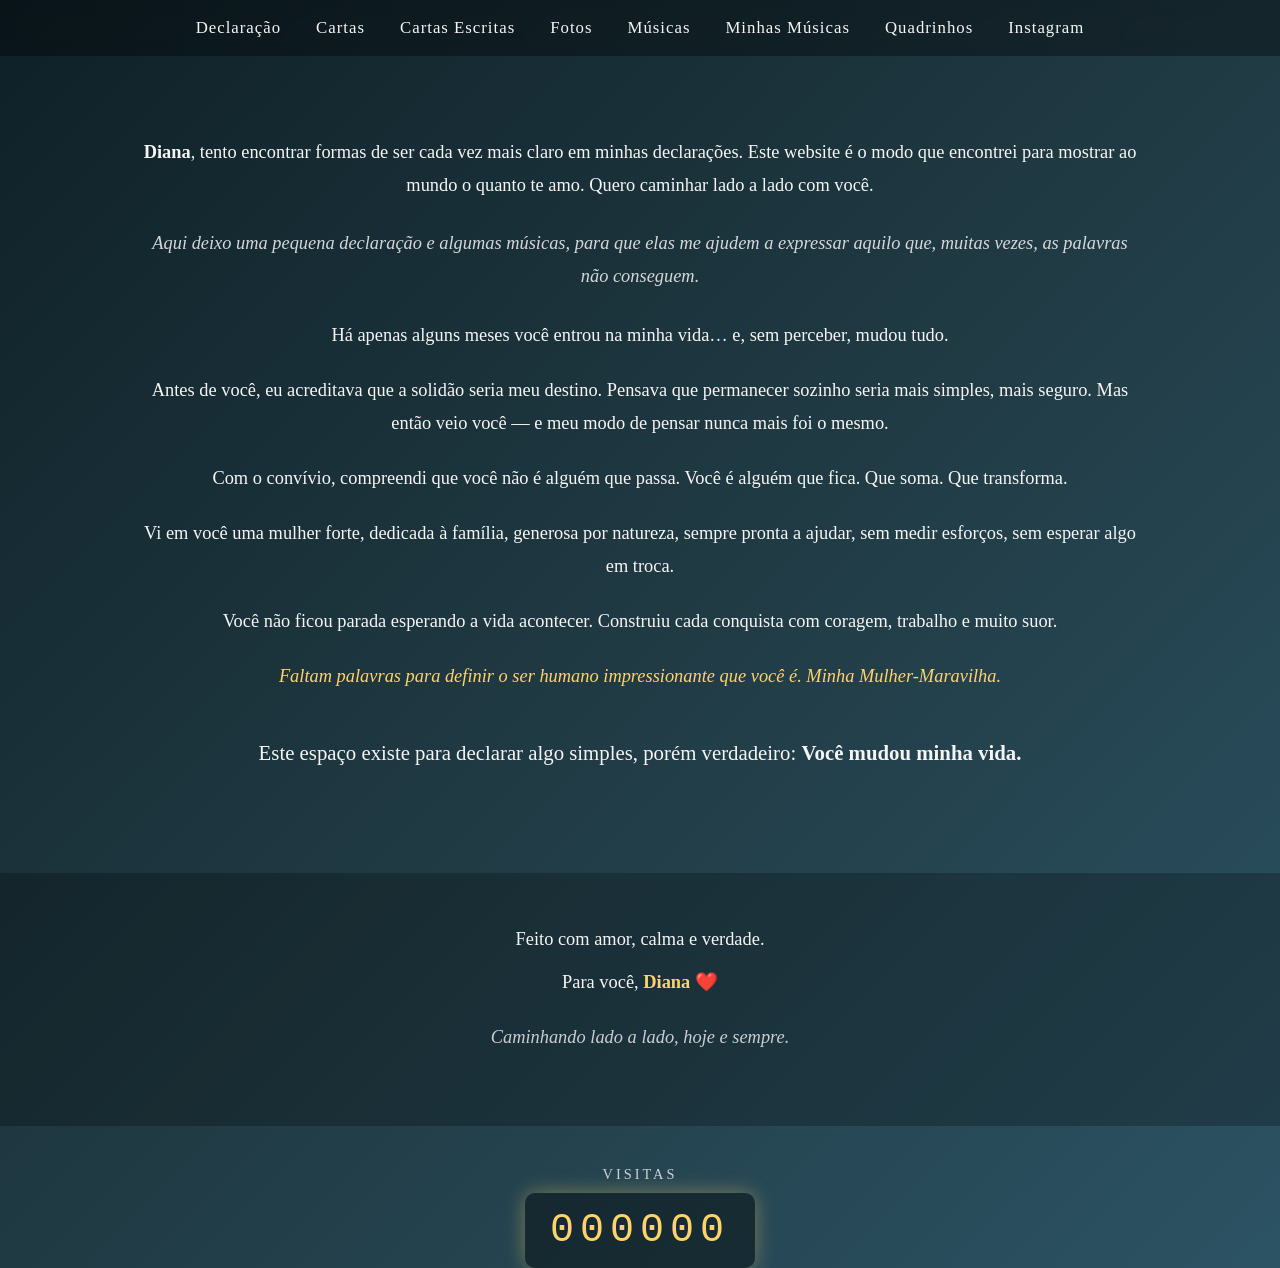
<file: index.html>
<!DOCTYPE html>
<html lang="pt-BR">

<head>
    <meta charset="UTF-8">
    <title>Diana</title>
    <meta name="viewport" content="width=device-width, initial-scale=1.0">
    <link rel="stylesheet" href="style.css">
</head>

<body>

<!-- NAV -->
<nav class="nav">
    <div class="container nav-content">
        <a href="index.html">Declaração</a>
        <a href="cartas.html">Cartas</a>
        <a href="cartas-digitalizadas.html">Cartas Escritas</a>
        <a href="fotos.html">Fotos</a>
        <a href="videos.html">Músicas</a>
        <a href="musicas-autorais.html">Minhas Músicas</a>
        <a href="quadrinhos-musicais.html">Quadrinhos</a>
        <a href="instagram-publicacoes.html">Instagram</a>
    </div>
</nav>

<!-- SEÇÃO HERO / DECLARAÇÃO -->
<section id="declaracao" class="section hero">
    <div class="container">

        <p class="intro">
            <strong>Diana</strong>, tento encontrar formas de ser cada vez mais claro em minhas declarações.
            Este website é o modo que encontrei para mostrar ao mundo o quanto te amo.
            Quero caminhar lado a lado com você.
        </p>

        <p class="intro secondary">
            Aqui deixo uma pequena declaração e algumas músicas,
            para que elas me ajudem a expressar aquilo que,
            muitas vezes, as palavras não conseguem.
        </p>

        <p>
            Há apenas alguns meses você entrou na minha vida…
            e, sem perceber, mudou tudo.
        </p>

        <p>
            Antes de você, eu acreditava que a solidão seria meu destino.
            Pensava que permanecer sozinho seria mais simples, mais seguro.
            Mas então veio você — e meu modo de pensar nunca mais foi o mesmo.
        </p>

        <p>
            Com o convívio, compreendi que você não é alguém que passa.
            Você é alguém que fica. Que soma. Que transforma.
        </p>

        <p>
            Vi em você uma mulher forte, dedicada à família,
            generosa por natureza, sempre pronta a ajudar,
            sem medir esforços, sem esperar algo em troca.
        </p>

        <p>
            Você não ficou parada esperando a vida acontecer.
            Construiu cada conquista com coragem, trabalho e muito suor.
        </p>

        <p class="highlight">
            Faltam palavras para definir o ser humano impressionante que você é.
            Minha Mulher-Maravilha.
        </p>

        <p class="final">
            Este espaço existe para declarar algo simples, porém verdadeiro:
            <strong>Você mudou minha vida.</strong>
        </p>

    </div>
</section>

<footer class="footer">
    <div class="container footer-content">

        <p class="footer-text">
            Feito com amor, calma e verdade.
        </p>

        <p class="footer-heart">
            Para você, <strong>Diana</strong> ❤️
        </p>

        <p class="footer-signature">
            Caminhando lado a lado, hoje e sempre.
        </p>

    </div>
</footer>
<div class="contador-box">
    <div class="contador-label">VISITAS</div>
    <div id="contador-digital" class="contador-digital">000000</div>
</div>

<script src="contador.js"></script>
</body>
</html>
</file>
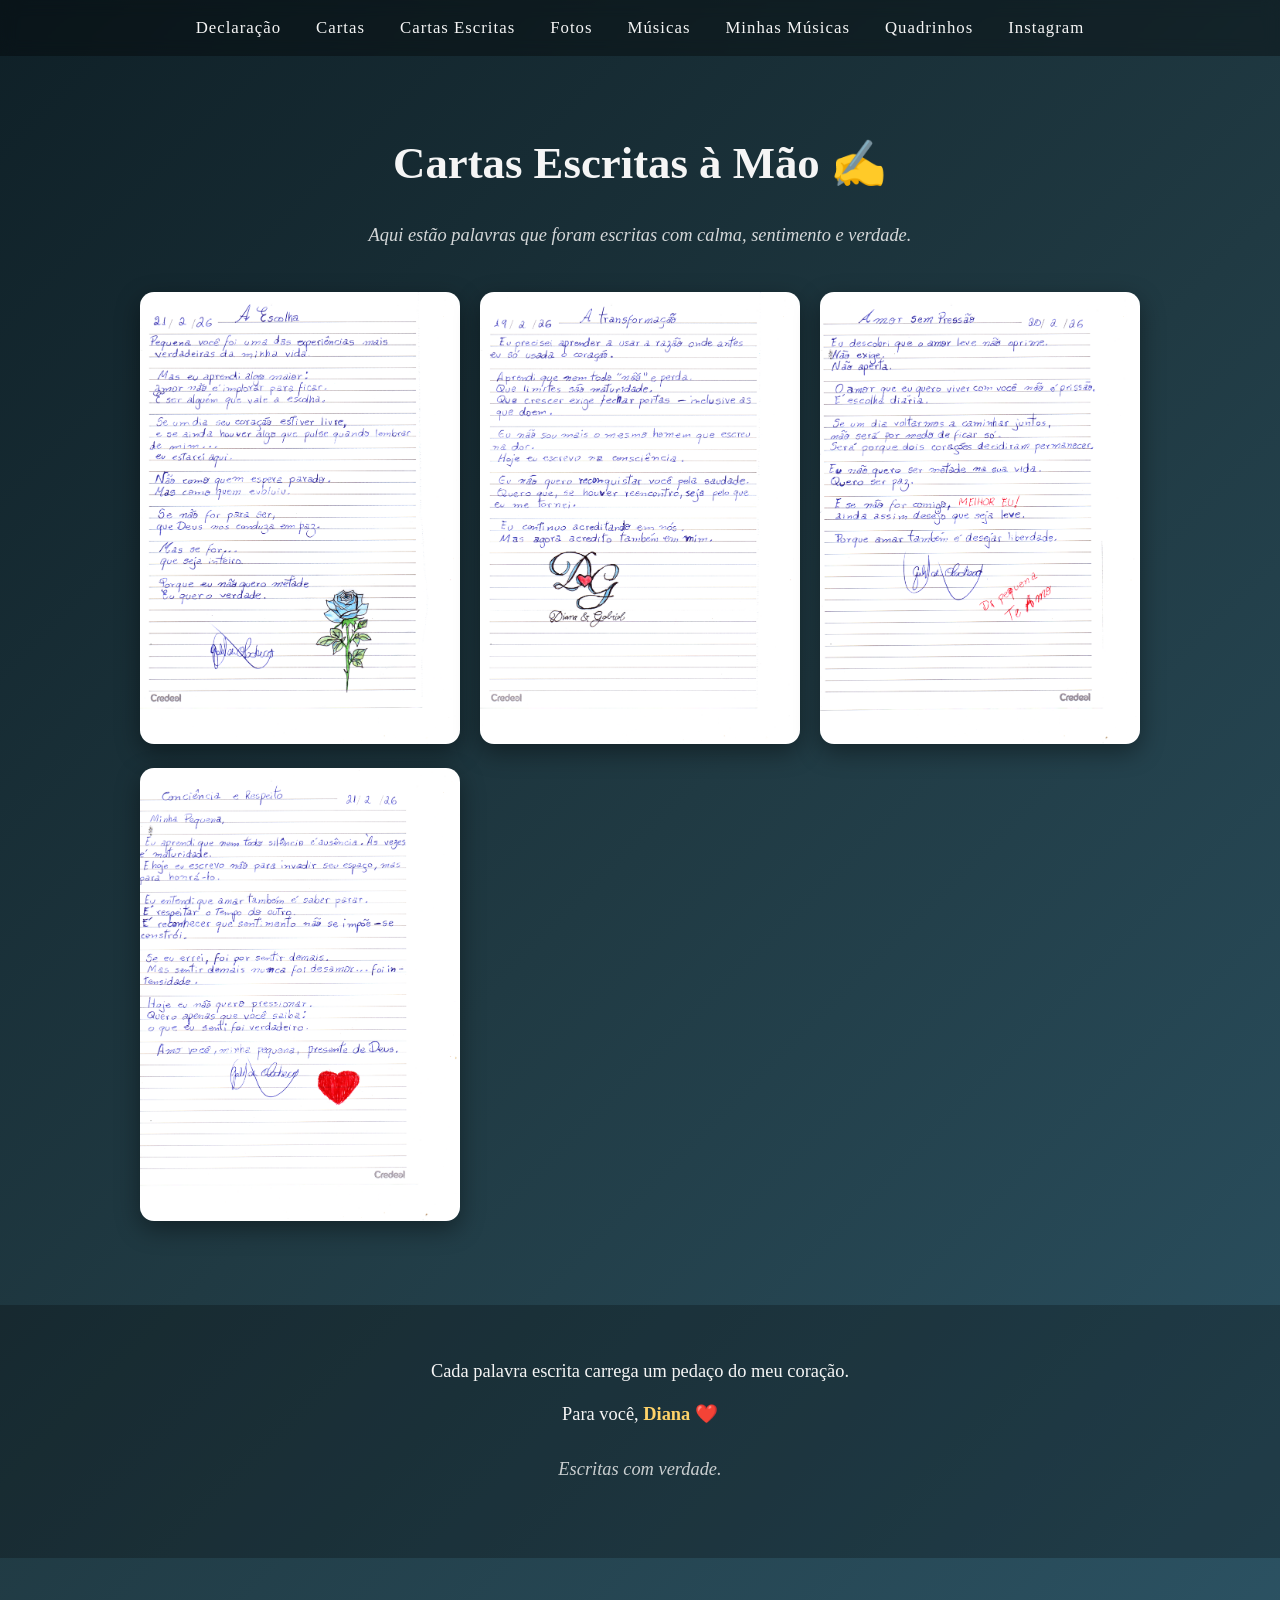
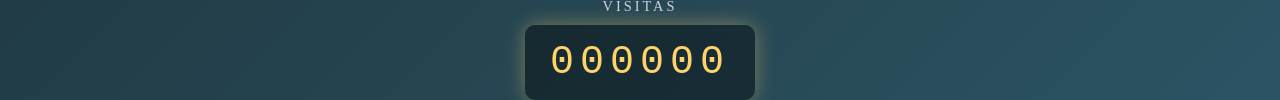
<file: cartas-digitalizadas.html>
<!DOCTYPE html>
<html lang="pt-BR">
<head>
<meta charset="UTF-8">
<title>Cartas Escritas</title>
<meta name="viewport" content="width=device-width, initial-scale=1.0">
<link rel="stylesheet" href="style.css">
</head>

<body class="cartas-page">

<nav class="nav">
    <div class="container nav-content">
        <a href="index.html">Declaração</a>
        <a href="cartas.html">Cartas</a>
        <a href="cartas-digitalizadas.html">Cartas Escritas</a>
        <a href="fotos.html">Fotos</a>
        <a href="videos.html">Músicas</a>
        <a href="musicas-autorais.html">Minhas Músicas</a>
        <a href="quadrinhos-musicais.html">Quadrinhos</a>
        <a href="instagram-publicacoes.html">Instagram</a>
    </div>
</nav>

<section class="section">
<div class="container">

<h2 class="title">Cartas Escritas à Mão ✍️</h2>

<p class="intro secondary">
Aqui estão palavras que foram escritas com calma,
sentimento e verdade.
</p>

<div class="cartas-escritas-grid">

    <div class="carta-escrita">
        <img src="img/cartas/carta_a_Escolha.png" alt="Carta escrita 1">
    </div>

    <div class="carta-escrita">
        <img src="img/cartas/carta_a_Transformação.png" alt="Carta escrita 2">
    </div>

    <div class="carta-escrita">
        <img src="img/cartas/carta_amor_sem_pressao.png" alt="Carta escrita 3">
    </div>

    <div class="carta-escrita">
        <img src="img/cartas/carta_Consciência_e_Respeito.png" alt="Carta escrita 4">
    </div>

</div>

</div>
</section>

<footer class="footer">
    <div class="container footer-content">

        <p class="footer-text">
            Cada palavra escrita carrega um pedaço do meu coração.
        </p>

        <p class="footer-heart">
            Para você, <strong>Diana</strong> ❤️
        </p>

        <p class="footer-signature">
            Escritas com verdade.
        </p>

    </div>
</footer>
<!-- LIGHTBOX GLOBAL -->
<div id="lightbox" class="lightbox">
    <img id="lightbox-img">
</div>

<script src="script.js"></script>
<div class="contador-box">
    <div class="contador-label">VISITAS</div>
    <div id="contador-digital" class="contador-digital">000000</div>
</div>

<script src="contador.js"></script>
</body>
</html>
</file>
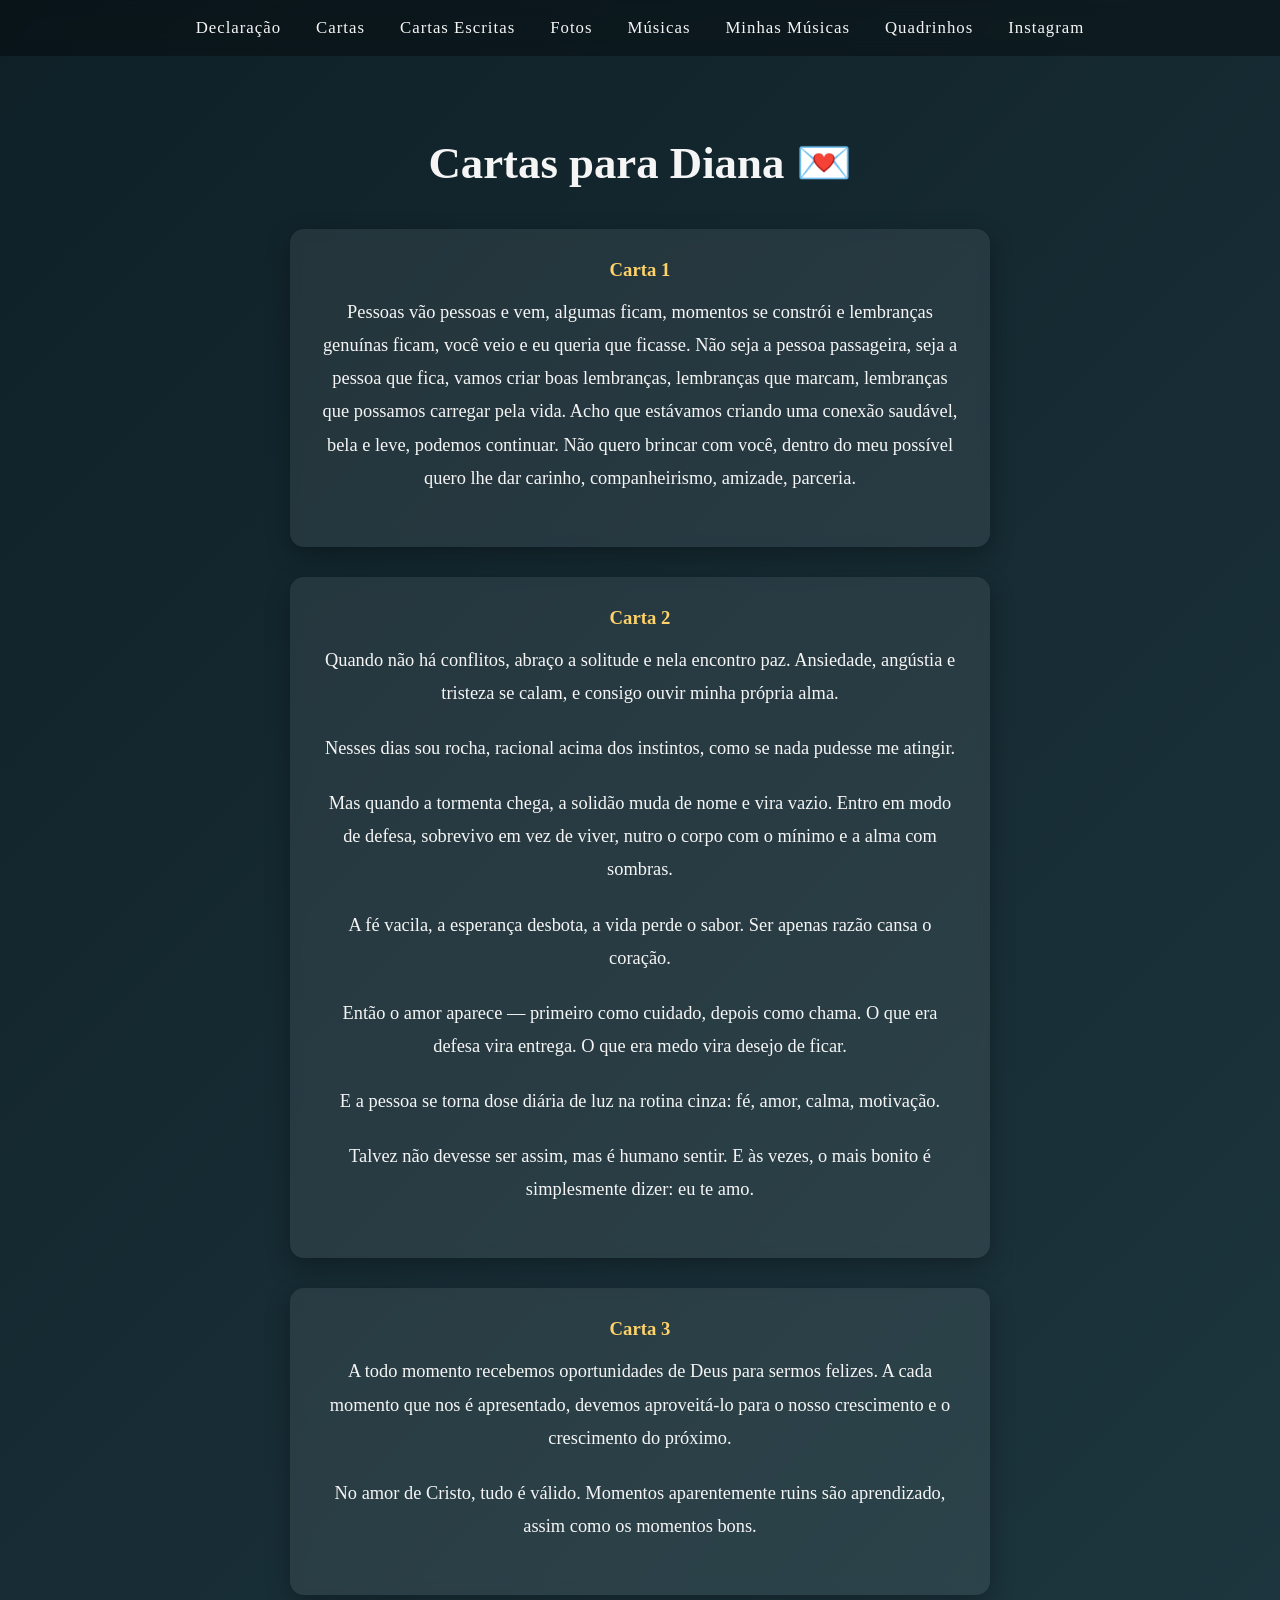
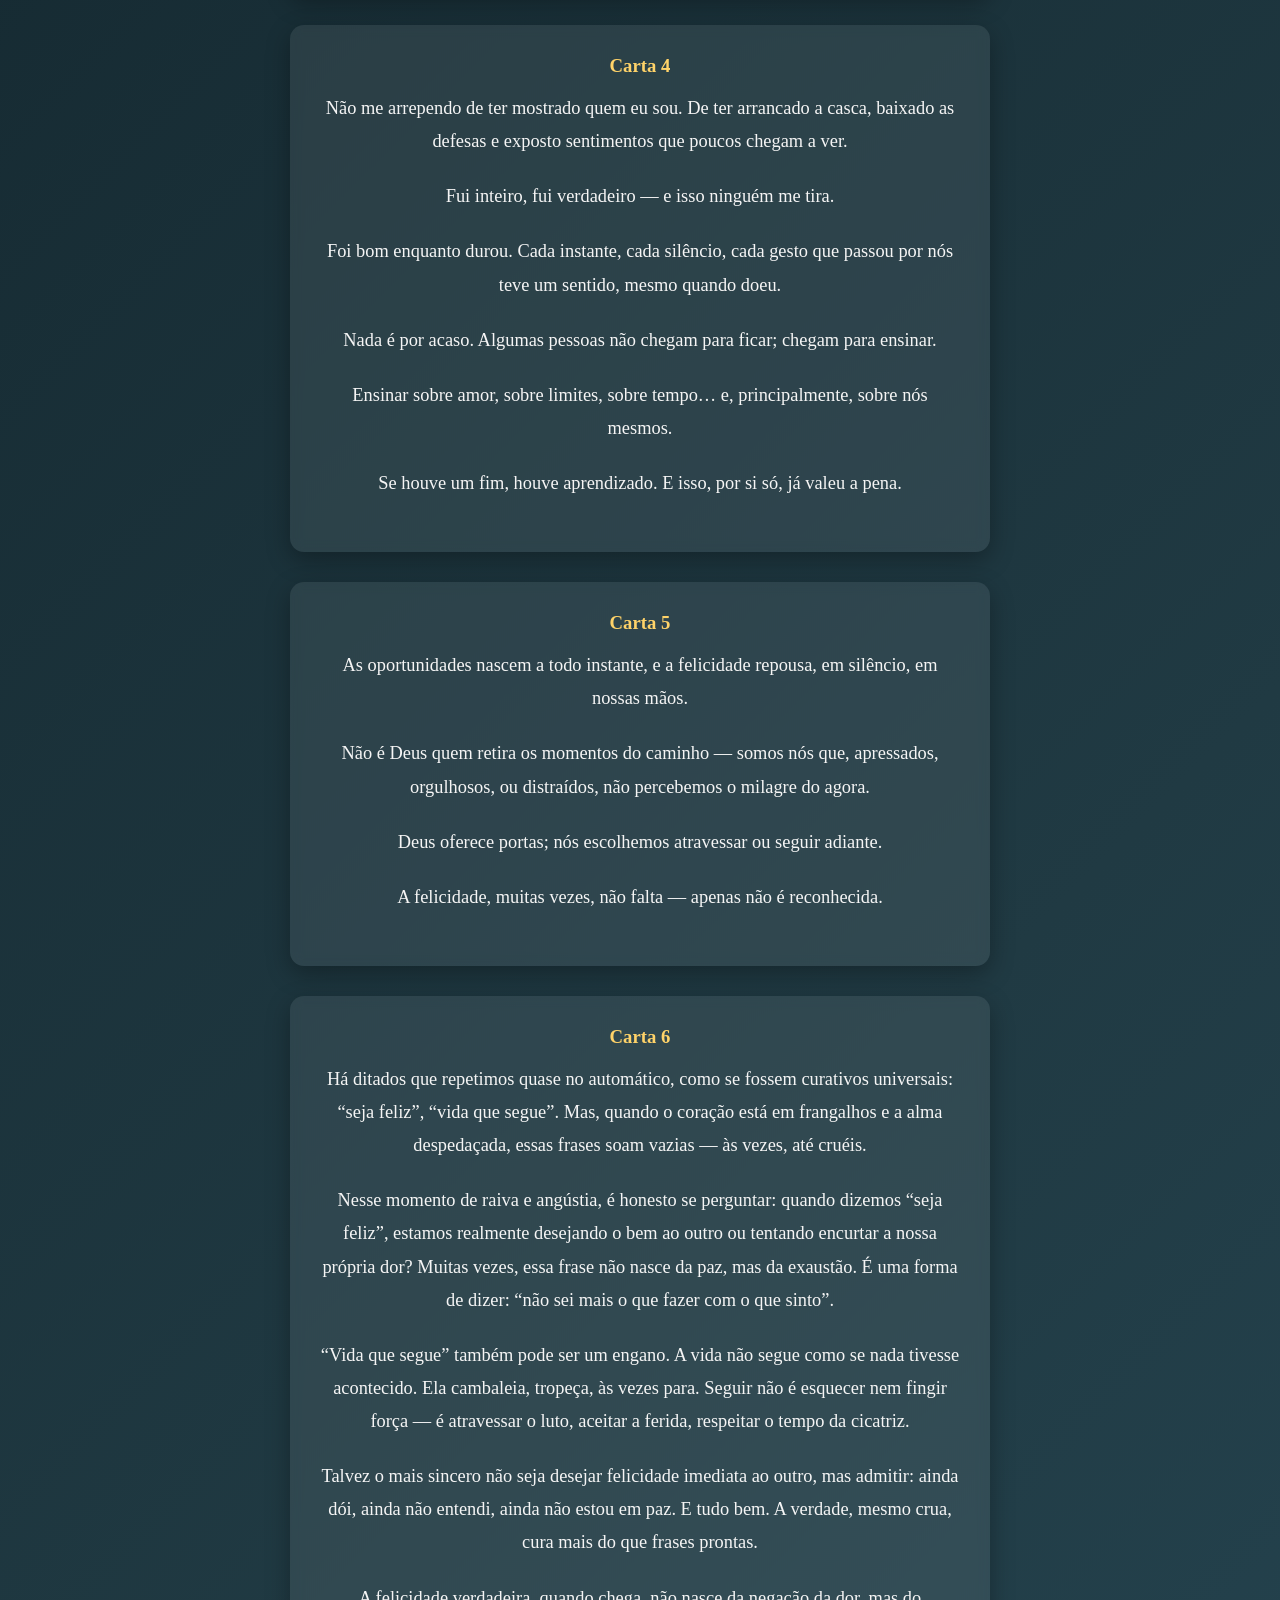
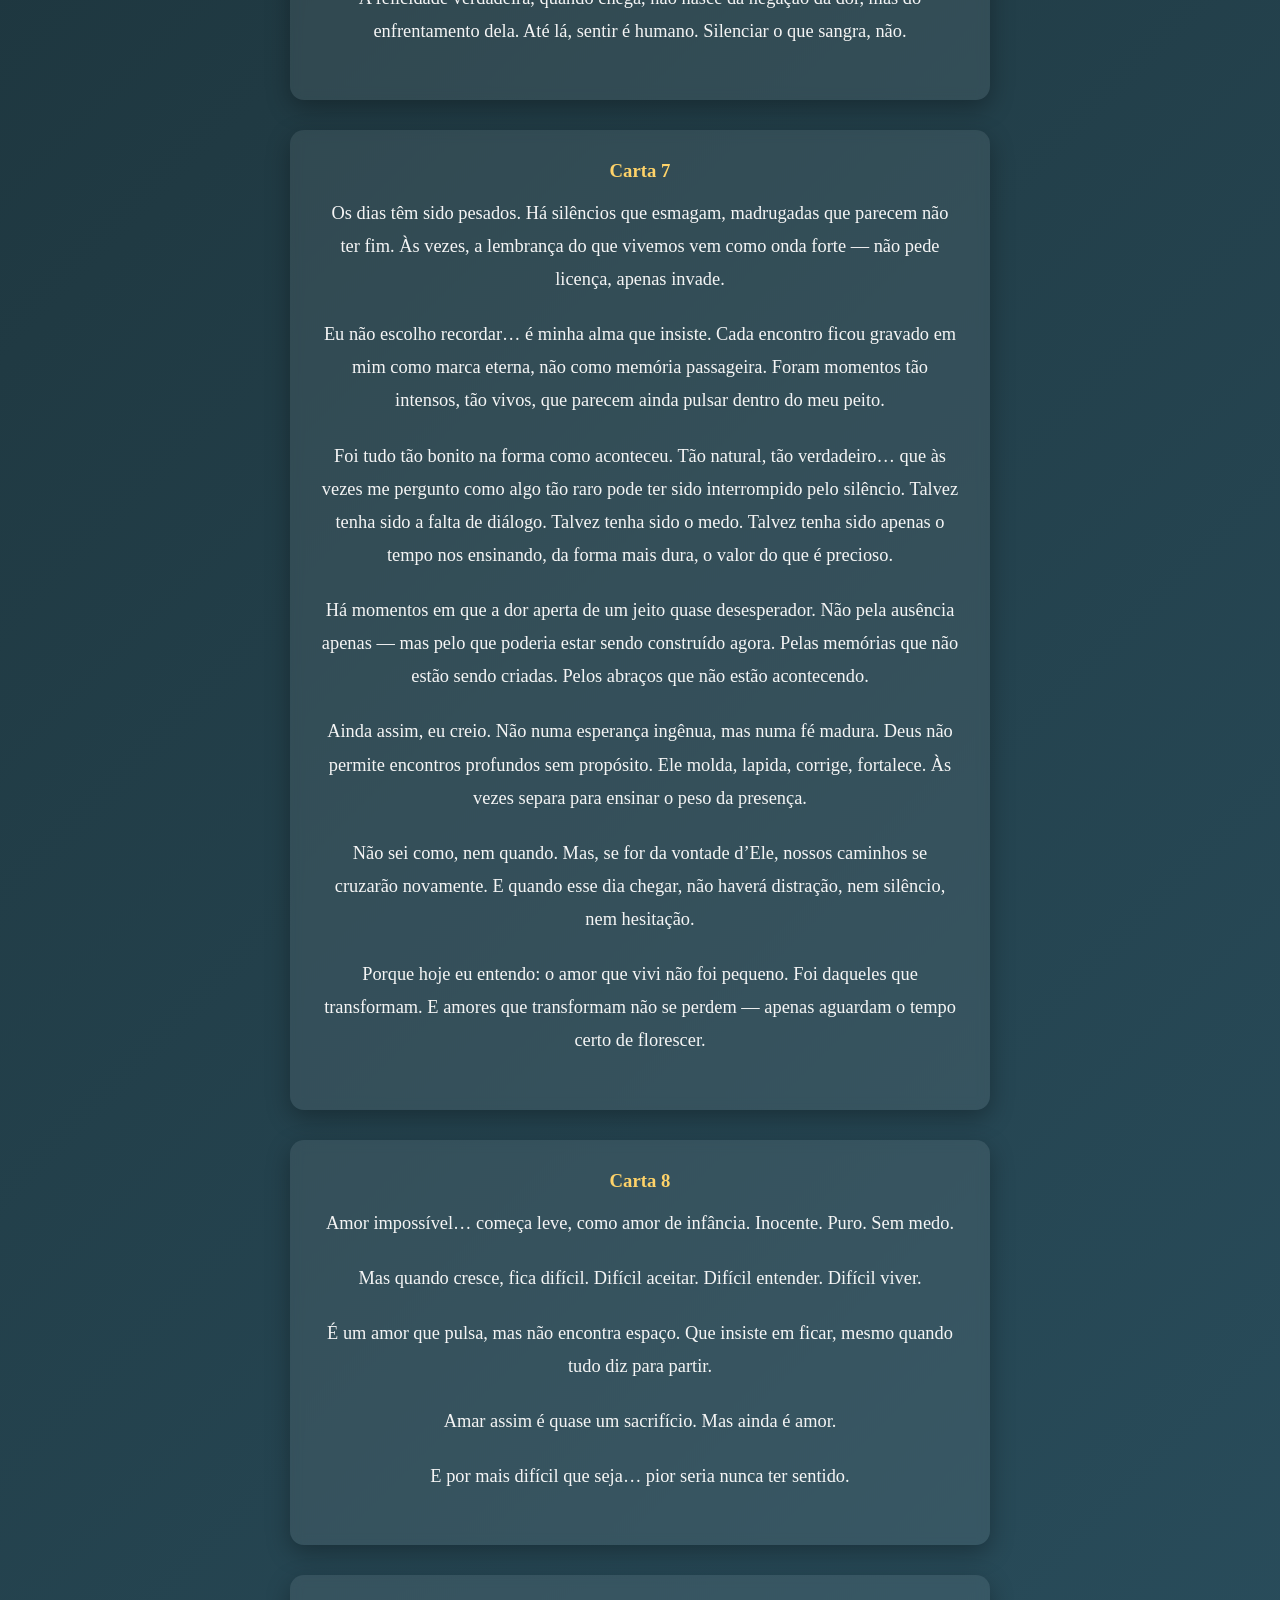
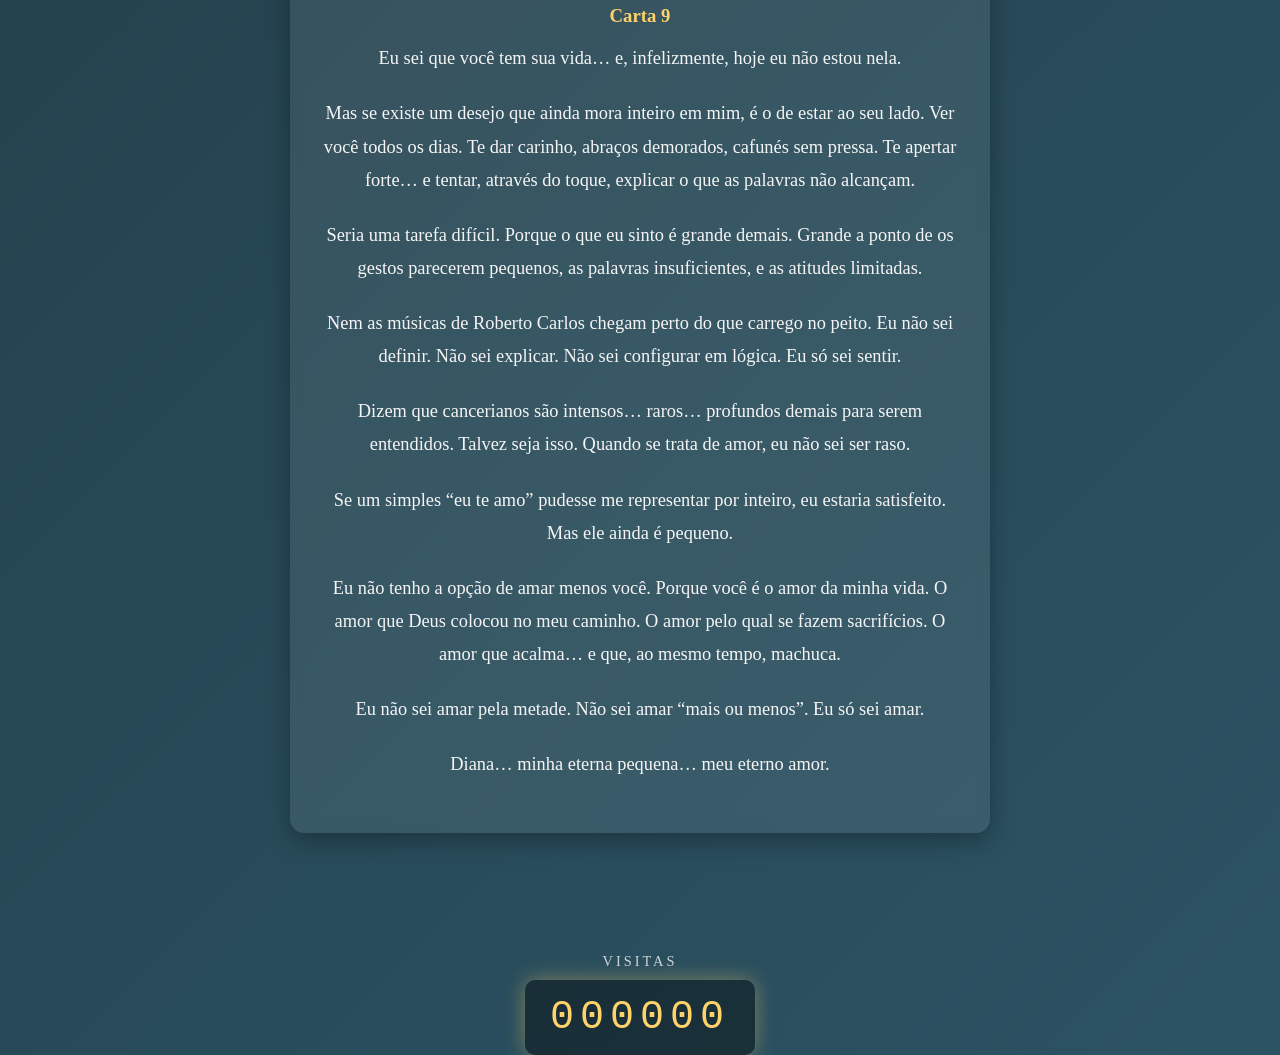
<file: cartas.html>
<!DOCTYPE html>
<html lang="pt-BR">
<head>
<meta charset="UTF-8">
<title>Cartas</title>
<link rel="stylesheet" href="style.css">
</head>

<body>

<nav class="nav">
    <div class="container nav-content">
        <a href="index.html">Declaração</a>
        <a href="cartas.html">Cartas</a>
        <a href="cartas-digitalizadas.html">Cartas Escritas</a>
        <a href="fotos.html">Fotos</a>
        <a href="videos.html">Músicas</a>
        <a href="musicas-autorais.html">Minhas Músicas</a>
        <a href="quadrinhos-musicais.html">Quadrinhos</a>
        <a href="instagram-publicacoes.html">Instagram</a>
    </div>
</nav>

<section class="section cartas">
<div class="container">

<h2 class="title">Cartas para Diana 💌</h2>

<div class="cartas-grid">

<div class="carta">
<h3>Carta 1</h3>
<p>
Pessoas vão pessoas e vem, algumas ficam, momentos se constrói e lembranças genuínas ficam, você veio e eu queria que ficasse. 
Não seja a pessoa passageira, seja a pessoa que fica, vamos criar boas lembranças, lembranças que marcam, lembranças que possamos carregar pela vida.
Acho que estávamos criando uma conexão saudável, bela e leve, podemos continuar. 
Não quero brincar com você, dentro do meu possível quero lhe dar carinho, companheirismo, amizade, parceria.
</p>
</div>

<div class="carta">
<h3>Carta 2</h3>

<p>
    Quando não há conflitos, abraço a solitude
    e nela encontro paz.
    Ansiedade, angústia e tristeza se calam,
    e consigo ouvir minha própria alma.
</p>

<p>
    Nesses dias sou rocha,
    racional acima dos instintos,
    como se nada pudesse me atingir.
</p>

<p>
    Mas quando a tormenta chega,
    a solidão muda de nome
    e vira vazio.
    Entro em modo de defesa,
    sobrevivo em vez de viver,
    nutro o corpo com o mínimo
    e a alma com sombras.
</p>

<p>
    A fé vacila,
    a esperança desbota,
    a vida perde o sabor.
    Ser apenas razão cansa o coração.
</p>

<p>
    Então o amor aparece —
    primeiro como cuidado,
    depois como chama.
    O que era defesa vira entrega.
    O que era medo vira desejo de ficar.
</p>

<p>
    E a pessoa se torna dose diária
    de luz na rotina cinza:
    fé, amor, calma, motivação.
</p>

<p>
    Talvez não devesse ser assim,
    mas é humano sentir.
    E às vezes,
    o mais bonito é simplesmente dizer:
    eu te amo.
</p>
</div>

<div class="carta">
<h3>Carta 3</h3>
<p>
A todo momento recebemos oportunidades de Deus para sermos felizes.
A cada momento que nos é apresentado, devemos aproveitá-lo para o nosso crescimento e o crescimento do próximo.
</p>
<p>No amor de Cristo, tudo é válido.
Momentos aparentemente ruins são aprendizado, assim como os momentos bons.
</p>
</div>
<div class="carta">
<h3>Carta 4</h3>

<p>
    Não me arrependo de ter mostrado quem eu sou.
    De ter arrancado a casca, baixado as defesas e exposto sentimentos que poucos chegam a ver.
</p>

<p>Fui inteiro, fui verdadeiro — e isso ninguém me tira.</p>

<p>
    Foi bom enquanto durou.
    Cada instante, cada silêncio, cada gesto que passou por nós teve um sentido, mesmo quando doeu.
</p>

<p>
    Nada é por acaso.
    Algumas pessoas não chegam para ficar;
    chegam para ensinar.
</p>

<p>
    Ensinar sobre amor, sobre limites, sobre tempo…
    e, principalmente, sobre nós mesmos.
</p>

<p>
    Se houve um fim, houve aprendizado.
    E isso, por si só, já valeu a pena.
</p>

</div>
<div class="carta">
<h3>Carta 5</h3>

<p>
    As oportunidades nascem a todo instante,
    e a felicidade repousa, em silêncio,
    em nossas mãos.
</p>

<p>
    Não é Deus quem retira os momentos do caminho —
    somos nós que, apressados,
    orgulhosos,
    ou distraídos,
    não percebemos o milagre do agora.
</p>

<p>
    Deus oferece portas;
    nós escolhemos atravessar ou seguir adiante.
</p>

<p>
    A felicidade, muitas vezes,
    não falta —
    apenas não é reconhecida.
</p>
</div>
<div class="carta">
<h3>Carta 6</h3>

<p>
    Há ditados que repetimos quase no automático, como se fossem curativos universais: “seja feliz”, “vida que segue”.
    Mas, quando o coração está em frangalhos e a alma despedaçada, essas frases soam vazias — às vezes, até cruéis.
</p>

<p>
    Nesse momento de raiva e angústia, é honesto se perguntar: quando dizemos “seja feliz”, estamos realmente desejando o bem ao outro ou tentando encurtar a nossa própria dor?
    Muitas vezes, essa frase não nasce da paz, mas da exaustão. É uma forma de dizer: “não sei mais o que fazer com o que sinto”.
</p>

<p>
    “Vida que segue” também pode ser um engano. A vida não segue como se nada tivesse acontecido. Ela cambaleia, tropeça, às vezes para.
    Seguir não é esquecer nem fingir força — é atravessar o luto, aceitar a ferida, respeitar o tempo da cicatriz.
</p>

<p>
    Talvez o mais sincero não seja desejar felicidade imediata ao outro, mas admitir: ainda dói, ainda não entendi, ainda não estou em paz. E tudo bem.
    A verdade, mesmo crua, cura mais do que frases prontas.
</p>

<p>
    A felicidade verdadeira, quando chega, não nasce da negação da dor, mas do enfrentamento dela.
    Até lá, sentir é humano. Silenciar o que sangra, não.
</p>
</div>
<div class="carta">
<h3>Carta 7</h3>

<p>
    Os dias têm sido pesados. Há silêncios que esmagam, madrugadas que parecem não ter fim.
    Às vezes, a lembrança do que vivemos vem como onda forte — não pede licença, apenas invade.
</p>

<p>Eu não escolho recordar… é minha alma que insiste. Cada encontro ficou gravado em mim como marca eterna, não como memória passageira. Foram momentos tão intensos, tão vivos, que parecem ainda pulsar dentro do meu peito.</p>

<p>Foi tudo tão bonito na forma como aconteceu. Tão natural, tão verdadeiro… que às vezes me pergunto como algo tão raro pode ter sido interrompido pelo silêncio. Talvez tenha sido a falta de diálogo. Talvez tenha sido o medo. Talvez tenha sido apenas o tempo nos ensinando, da forma mais dura, o valor do que é precioso.</p>

<p>Há momentos em que a dor aperta de um jeito quase desesperador. Não pela ausência apenas — mas pelo que poderia estar sendo construído agora. Pelas memórias que não estão sendo criadas. Pelos abraços que não estão acontecendo.</p>

<p>Ainda assim, eu creio. Não numa esperança ingênua, mas numa fé madura. Deus não permite encontros profundos sem propósito. Ele molda, lapida, corrige, fortalece. Às vezes separa para ensinar o peso da presença.</p>

<p>
    Não sei como, nem quando. Mas, se for da vontade d’Ele, nossos caminhos se cruzarão novamente.
    E quando esse dia chegar, não haverá distração, nem silêncio, nem hesitação.
</p>

<p>
    Porque hoje eu entendo: o amor que vivi não foi pequeno. Foi daqueles que transformam.
    E amores que transformam não se perdem — apenas aguardam o tempo certo de florescer.
</p>
</div>
<div class="carta">
<h3>Carta 8</h3>

<p>
    Amor impossível…
    começa leve, como amor de infância.
    Inocente. Puro. Sem medo.
</p>

<p>
    Mas quando cresce, fica difícil.
    Difícil aceitar.
    Difícil entender.
    Difícil viver.
</p>

<p>
    É um amor que pulsa,
    mas não encontra espaço.
    Que insiste em ficar,
    mesmo quando tudo diz para partir.
</p>

<p>
    Amar assim é quase um sacrifício.
    Mas ainda é amor.
</p>

<p>
    E por mais difícil que seja…
    pior seria nunca ter sentido.
</p>
</div>
<div class="carta">
<h3>Carta 9</h3>

<p>
    Eu sei que você tem sua vida…
    e, infelizmente, hoje eu não estou nela.
</p>

<p>
    Mas se existe um desejo que ainda mora inteiro em mim,
    é o de estar ao seu lado.
    Ver você todos os dias.
    Te dar carinho, abraços demorados, cafunés sem pressa.
    Te apertar forte…
    e tentar, através do toque, explicar o que as palavras não alcançam.
</p>

<p>
    Seria uma tarefa difícil.
    Porque o que eu sinto é grande demais.
    Grande a ponto de os gestos parecerem pequenos,
    as palavras insuficientes,
    e as atitudes limitadas.
</p>

<p>
    Nem as músicas de Roberto Carlos chegam perto do que carrego no peito.
    Eu não sei definir.
    Não sei explicar.
    Não sei configurar em lógica.
    Eu só sei sentir.
</p>

<p>
    Dizem que cancerianos são intensos…
    raros…
    profundos demais para serem entendidos.
    Talvez seja isso.
    Quando se trata de amor, eu não sei ser raso.
</p>

<p>
    Se um simples “eu te amo” pudesse me representar por inteiro,
    eu estaria satisfeito.
    Mas ele ainda é pequeno.
</p>

<p>
    Eu não tenho a opção de amar menos você.
    Porque você é o amor da minha vida.
    O amor que Deus colocou no meu caminho.
    O amor pelo qual se fazem sacrifícios.
    O amor que acalma…
    e que, ao mesmo tempo, machuca.
</p>

<p>
    Eu não sei amar pela metade.
    Não sei amar “mais ou menos”.
    Eu só sei amar.
</p>

<p>
    Diana…
    minha eterna pequena…
    meu eterno amor.
</p>
</div>
</div>

</div>
</div>
</section>
<div class="contador-box">
    <div class="contador-label">VISITAS</div>
    <div id="contador-digital" class="contador-digital">000000</div>
</div>

<script src="contador.js"></script>
</body>
</html>
</file>
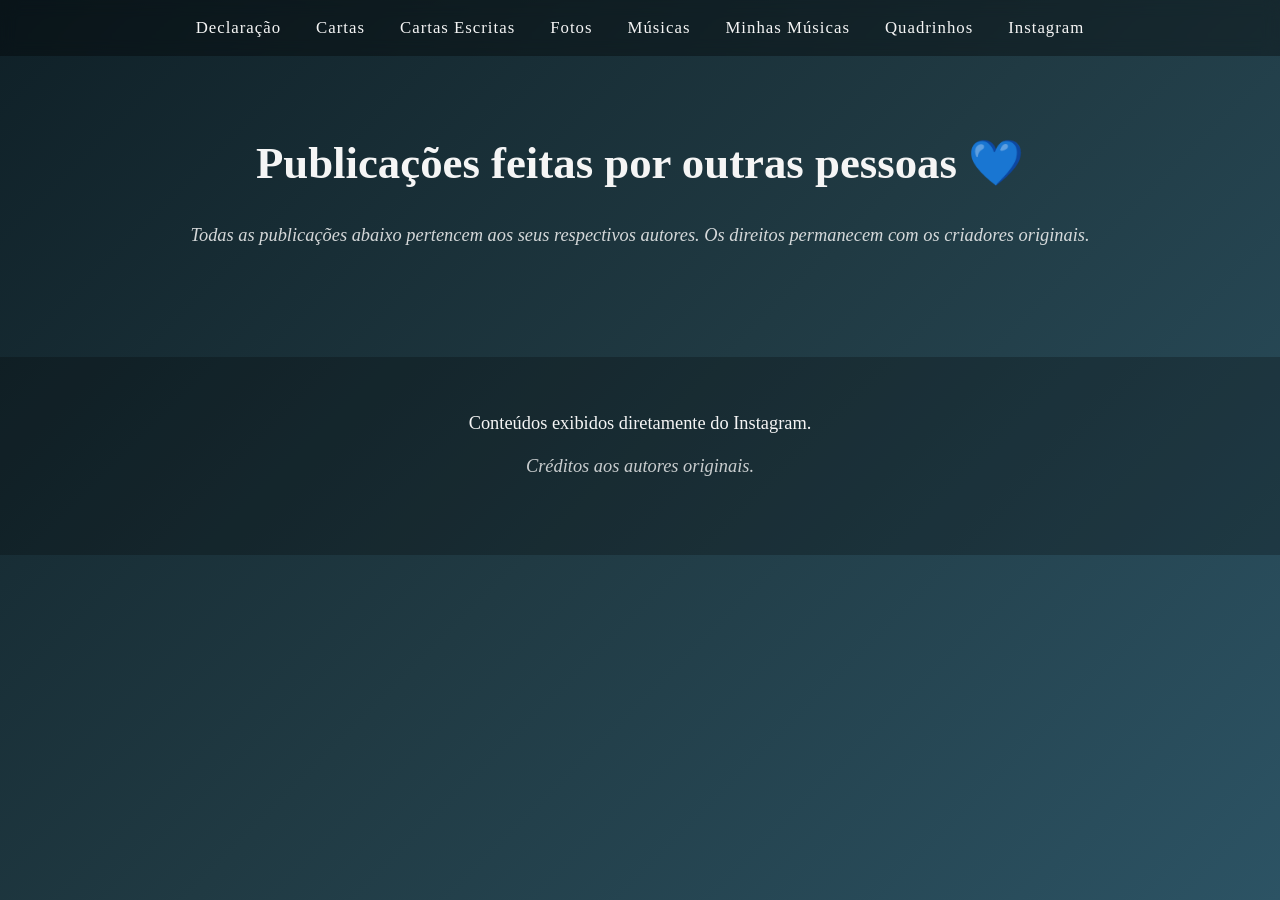
<file: instagram-publicacoes.html>
<!DOCTYPE html>
<html lang="pt-BR">
<head>
<meta charset="UTF-8">
<title>Publicações do Instagram</title>
<meta name="viewport" content="width=device-width, initial-scale=1.0">
<link rel="stylesheet" href="style.css">
</head>

<body class="instagram-page">

<nav class="nav">
    <div class="container nav-content">
        <a href="index.html">Declaração</a>
        <a href="cartas.html">Cartas</a>
        <a href="cartas-digitalizadas.html">Cartas Escritas</a>
        <a href="fotos.html">Fotos</a>
        <a href="videos.html">Músicas</a>
        <a href="musicas-autorais.html">Minhas Músicas</a>
        <a href="quadrinhos-musicais.html">Quadrinhos</a>
        <a href="instagram-publicacoes.html">Instagram</a>
    </div>
</nav>

<section class="section">
<div class="container">

<h2 class="title">Publicações feitas por outras pessoas 💙</h2>

<p class="intro secondary">
Todas as publicações abaixo pertencem aos seus respectivos autores.
Os direitos permanecem com os criadores originais.
</p>

<div class="instagram-grid">

        <!-- POST 1 -->
    <blockquote class="instagram-media"
        data-instgrm-permalink="https://www.instagram.com/reel/DSex54qjtt6/?utm_source=ig_web_copy_link&igsh=MzRlODBiNWFlZA==/"
        data-instgrm-version="14">
    </blockquote>

    <!-- POST 2 -->
    <blockquote class="instagram-media"
        data-instgrm-permalink="https://www.instagram.com/reel/DTglJn1jkFe/?utm_source=ig_web_copy_link&igsh=MzRlODBiNWFlZA==/"
        data-instgrm-version="14">
    </blockquote>

    <!-- POST 3 -->
    <blockquote class="instagram-media"
        data-instgrm-permalink="https://www.instagram.com/p/DVD83jCgHQq/?utm_source=ig_web_copy_link&igsh=MzRlODBiNWFlZA==/"
        data-instgrm-version="14">
    </blockquote>
    <!-- POST 4 -->
    <blockquote class="instagram-media"
        data-instgrm-permalink="https://www.instagram.com/reel/DU9dgBOCbBD/?utm_source=ig_web_copy_link&igsh=MzRlODBiNWFlZA==/"
        data-instgrm-version="14">
    </blockquote>
    <!-- POST 5 -->
    <blockquote class="instagram-media"
        data-instgrm-permalink="https://www.instagram.com/p/DVKHQMKgayj/?utm_source=ig_web_copy_link&igsh=MzRlODBiNWFlZA==/"
        data-instgrm-version="14">
    </blockquote>
    <!-- POST 6 -->
    <blockquote class="instagram-media"
        data-instgrm-permalink="https://www.instagram.com/reel/DU9rQaljcmB/?utm_source=ig_web_copy_link&igsh=MzRlODBiNWFlZA==/"
        data-instgrm-version="14">
    </blockquote>
    <!-- POST 7 -->
    <blockquote class="instagram-media"
        data-instgrm-permalink="https://www.instagram.com/reel/DVATM3AjUtD/?utm_source=ig_web_copy_link&igsh=MzRlODBiNWFlZA==/"
        data-instgrm-version="14">
    </blockquote>
    <!-- POST 8 -->
    <blockquote class="instagram-media"
        data-instgrm-permalink="https://www.instagram.com/p/DUexXoigEVV/?utm_source=ig_web_copy_link&igsh=MzRlODBiNWFlZA==/"
        data-instgrm-version="14">
    </blockquote>
    <!-- POST 9 -->
    <blockquote class="instagram-media"
        data-instgrm-permalink="https://www.instagram.com/reel/DSli3AIxlnA/?utm_source=ig_web_copy_link&igsh=MzRlODBiNWFlZA==/"
        data-instgrm-version="14">
    </blockquote>
    <!-- POST 10 -->
    <blockquote class="instagram-media"
        data-instgrm-permalink="https://www.instagram.com/reel/DR8kPgLDIu7/?utm_source=ig_web_copy_link&igsh=MzRlODBiNWFlZA==/"
        data-instgrm-version="14">
    </blockquote>
    <!-- POST 11 -->
    <blockquote class="instagram-media"
        data-instgrm-permalink="https://www.instagram.com/reel/DUaeD5dEU0J/?utm_source=ig_web_copy_link&igsh=MzRlODBiNWFlZA==/"
        data-instgrm-version="14">
    </blockquote>
    <!-- POST 12 -->
    <blockquote class="instagram-media"
        data-instgrm-permalink="https://www.instagram.com/reel/DU-h-GfkZSP/?utm_source=ig_web_copy_link&igsh=MzRlODBiNWFlZA==/"
        data-instgrm-version="14">
    </blockquote>
    <!-- POST 13 -->
    <blockquote class="instagram-media"
        data-instgrm-permalink="https://www.instagram.com/reel/DSQ_nhSDbb0/?utm_source=ig_web_copy_link&igsh=MzRlODBiNWFlZA==/"
        data-instgrm-version="14">
    </blockquote>
    <!-- POST 14 -->
    <blockquote class="instagram-media"
        data-instgrm-permalink="https://www.instagram.com/reel/DUO1qLYAmXJ/?utm_source=ig_web_copy_link&igsh=MzRlODBiNWFlZA==/"
        data-instgrm-version="14">
    </blockquote>
    <!-- POST 15 -->
    <blockquote class="instagram-media"
        data-instgrm-permalink="https://www.instagram.com/reel/DVI0MVEjqP4/?utm_source=ig_web_copy_link&igsh=MzRlODBiNWFlZA==/"
        data-instgrm-version="14">
    </blockquote>
    <!-- POST 16 -->
    <blockquote class="instagram-media"
        data-instgrm-permalink="https://www.instagram.com/reel/DVD1rGlDkhA/?utm_source=ig_web_copy_link&igsh=MzRlODBiNWFlZA==/"
        data-instgrm-version="14">
    </blockquote>
    <!-- POST 17 -->
    <blockquote class="instagram-media"
        data-instgrm-permalink="https://www.instagram.com/reel/DPfIH0UDEw9/?utm_source=ig_web_copy_link&igsh=MzRlODBiNWFlZA==/"
        data-instgrm-version="14">
    </blockquote>
    <!-- POST 18 -->
    <blockquote class="instagram-media"
        data-instgrm-permalink="https://www.instagram.com/reel/DSWG4_-DyTU/?utm_source=ig_web_copy_link&igsh=MzRlODBiNWFlZA==/"
        data-instgrm-version="14">
    </blockquote>
    <!-- POST 19 -->
    <blockquote class="instagram-media"
        data-instgrm-permalink="https://www.instagram.com/reel/DVC4rSrDcrP/?utm_source=ig_web_copy_link&igsh=MzRlODBiNWFlZA==/"
        data-instgrm-version="14">
    </blockquote>
    <!-- POST 20 -->
    <blockquote class="instagram-media"
        data-instgrm-permalink="https://www.instagram.com/reel/DUBPkdmkcQK/?utm_source=ig_web_copy_link&igsh=MzRlODBiNWFlZA==/"
        data-instgrm-version="14">
    </blockquote>
    <!-- POST 21 -->
    <blockquote class="instagram-media"
        data-instgrm-permalink="https://www.instagram.com/reel/DRvbIWSDHB9/?utm_source=ig_web_copy_link&igsh=MzRlODBiNWFlZA==/"
        data-instgrm-version="14">
    </blockquote>
    <!-- POST 22 -->
    <blockquote class="instagram-media"
        data-instgrm-permalink="https://www.instagram.com/reel/DUqJ8IYAEwr/?utm_source=ig_web_copy_link&igsh=MzRlODBiNWFlZA==/"
        data-instgrm-version="14">
    </blockquote>
    <!-- POST 23 -->
    <blockquote class="instagram-media"
        data-instgrm-permalink="https://www.instagram.com/reel/DRyMpdajtNP/?utm_source=ig_web_copy_link&igsh=MzRlODBiNWFlZA==/"
        data-instgrm-version="14">
    </blockquote>

        <!-- POST 24 -->
    <blockquote class="instagram-media"
        data-instgrm-permalink="https://www.instagram.com/reel/DUeXl9TDoJ7/?utm_source=ig_web_copy_link&igsh=MzRlODBiNWFlZA==/"
        data-instgrm-version="14">
    </blockquote>

    <!-- POST 25 -->
    <blockquote class="instagram-media"
        data-instgrm-permalink="https://www.instagram.com/reel/DUHYXqUDMg4/?utm_source=ig_web_copy_link&igsh=MzRlODBiNWFlZA==/"
        data-instgrm-version="14">
    </blockquote>
    <!-- POST 26 -->
    <blockquote class="instagram-media"
        data-instgrm-permalink="https://www.instagram.com/reel/DSi8sbIjsMa/?utm_source=ig_web_copy_link&igsh=MzRlODBiNWFlZA==/"
        data-instgrm-version="14">
    </blockquote>
    <!-- POST 27 -->
    <blockquote class="instagram-media"
        data-instgrm-permalink="https://www.instagram.com/reel/DSNFxrOEbTL/?utm_source=ig_web_copy_link&igsh=MzRlODBiNWFlZA==/"
        data-instgrm-version="14">
    </blockquote>
    <!-- POST 28 -->
    <blockquote class="instagram-media"
        data-instgrm-permalink="https://www.instagram.com/reel/DTZHJangM5T/?utm_source=ig_web_copy_link&igsh=MzRlODBiNWFlZA==/"
        data-instgrm-version="14">
    </blockquote>
    <!-- POST 29 -->
    <blockquote class="instagram-media"
        data-instgrm-permalink="https://www.instagram.com/p/DUlaZTtkUXe/?utm_source=ig_web_copy_link&igsh=MzRlODBiNWFlZA==/"
        data-instgrm-version="14">
    </blockquote>
    <!-- POST 30 -->
    <blockquote class="instagram-media"
        data-instgrm-permalink="https://www.instagram.com/reel/DSGB4hdAbsM/?utm_source=ig_web_copy_link&igsh=MzRlODBiNWFlZA==/"
        data-instgrm-version="14">
    </blockquote>
    <!-- POST 31 -->
    <blockquote class="instagram-media"
        data-instgrm-permalink="https://www.instagram.com/p/DVHZ3mJkeck/?utm_source=ig_web_copy_link&igsh=MzRlODBiNWFlZA==/"
        data-instgrm-version="14">
    </blockquote>
    <!-- POST 32 -->
    <blockquote class="instagram-media"
        data-instgrm-permalink="https://www.instagram.com/reel/DVBi45mEVDN/?utm_source=ig_web_copy_link&igsh=MzRlODBiNWFlZA==/"
        data-instgrm-version="14">
    </blockquote>
    <!-- POST 33 -->
    <blockquote class="instagram-media"
        data-instgrm-permalink="https://www.instagram.com/reel/DVGQ_sQEZ0V/?utm_source=ig_web_copy_link&igsh=MzRlODBiNWFlZA==/"
        data-instgrm-version="14">
    </blockquote>
    <!-- POST 34 -->
    <blockquote class="instagram-media"
        data-instgrm-permalink="https://www.instagram.com/reel/DSVVuL3iWUQ/?utm_source=ig_web_copy_link&igsh=MzRlODBiNWFlZA==/"
        data-instgrm-version="14">
    </blockquote>
    <!-- POST 35 -->
    <blockquote class="instagram-media"
        data-instgrm-permalink="https://www.instagram.com/reel/DTK0jWcjq3R/?utm_source=ig_web_copy_link&igsh=MzRlODBiNWFlZA==/"
        data-instgrm-version="14">
    </blockquote>
    <!-- POST 36 -->
    <blockquote class="instagram-media"
        data-instgrm-permalink="https://www.instagram.com/reel/DUqwfsuERqj/?utm_source=ig_web_copy_link&igsh=MzRlODBiNWFlZA==/"
        data-instgrm-version="14">
    </blockquote>
    <!-- POST 37 -->
    <blockquote class="instagram-media"
        data-instgrm-permalink="https://www.instagram.com/reel/DVEmxaKgQ5D/?utm_source=ig_web_copy_link&igsh=MzRlODBiNWFlZA==/"
        data-instgrm-version="14">
    </blockquote>
    <!-- POST 38 -->
    <blockquote class="instagram-media"
        data-instgrm-permalink="https://www.instagram.com/reel/DVCXxubCc0C/?utm_source=ig_web_copy_link&igsh=MzRlODBiNWFlZA==/"
        data-instgrm-version="14">
    </blockquote>
    <!-- POST 39 -->
    <blockquote class="instagram-media"
        data-instgrm-permalink="https://www.instagram.com/p/YYYYYYYY/"
        data-instgrm-version="14">
    </blockquote>

</div>

</div>
</section>

<footer class="footer">
    <div class="container footer-content">
        <p class="footer-text">
            Conteúdos exibidos diretamente do Instagram.
        </p>
        <p class="footer-signature">
            Créditos aos autores originais.
        </p>
    </div>
</footer>

<!-- Script oficial do Instagram -->
<script async src="https://www.instagram.com/embed.js"></script>

</body>
</html>
</file>
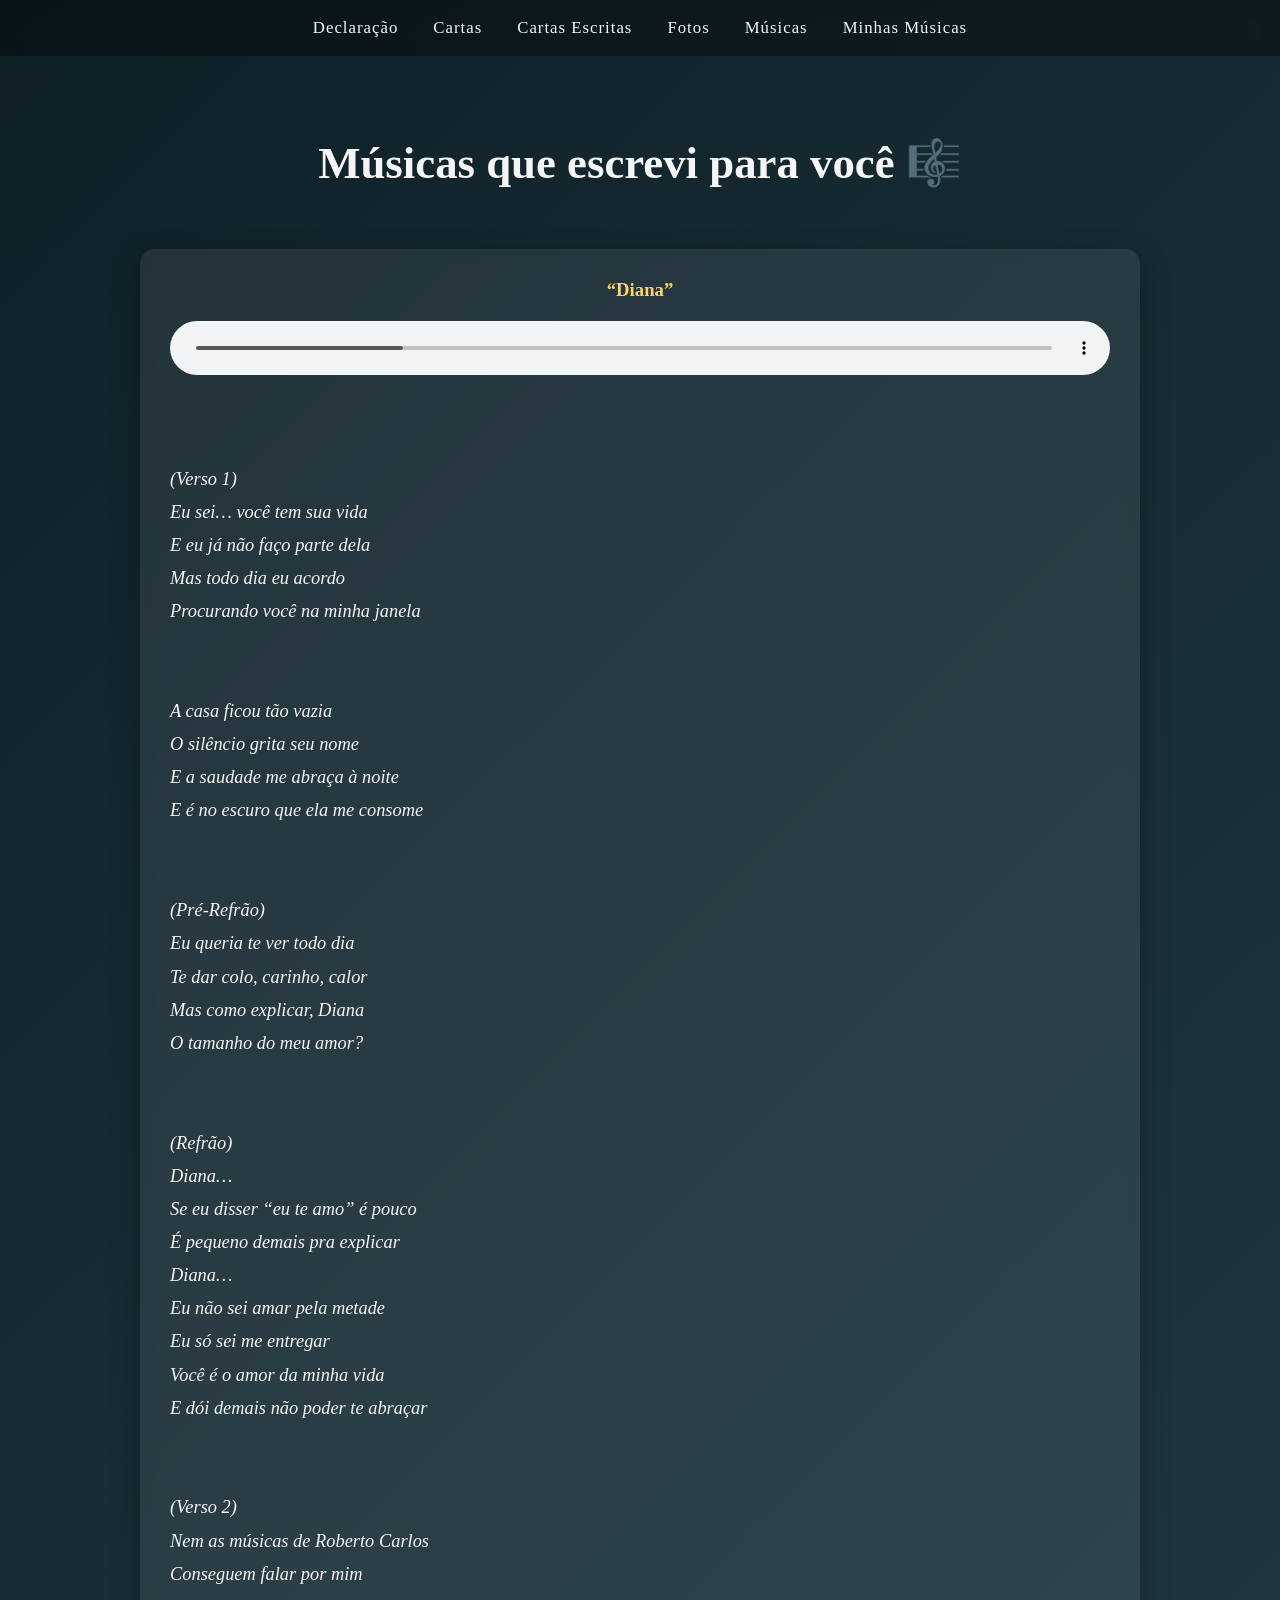
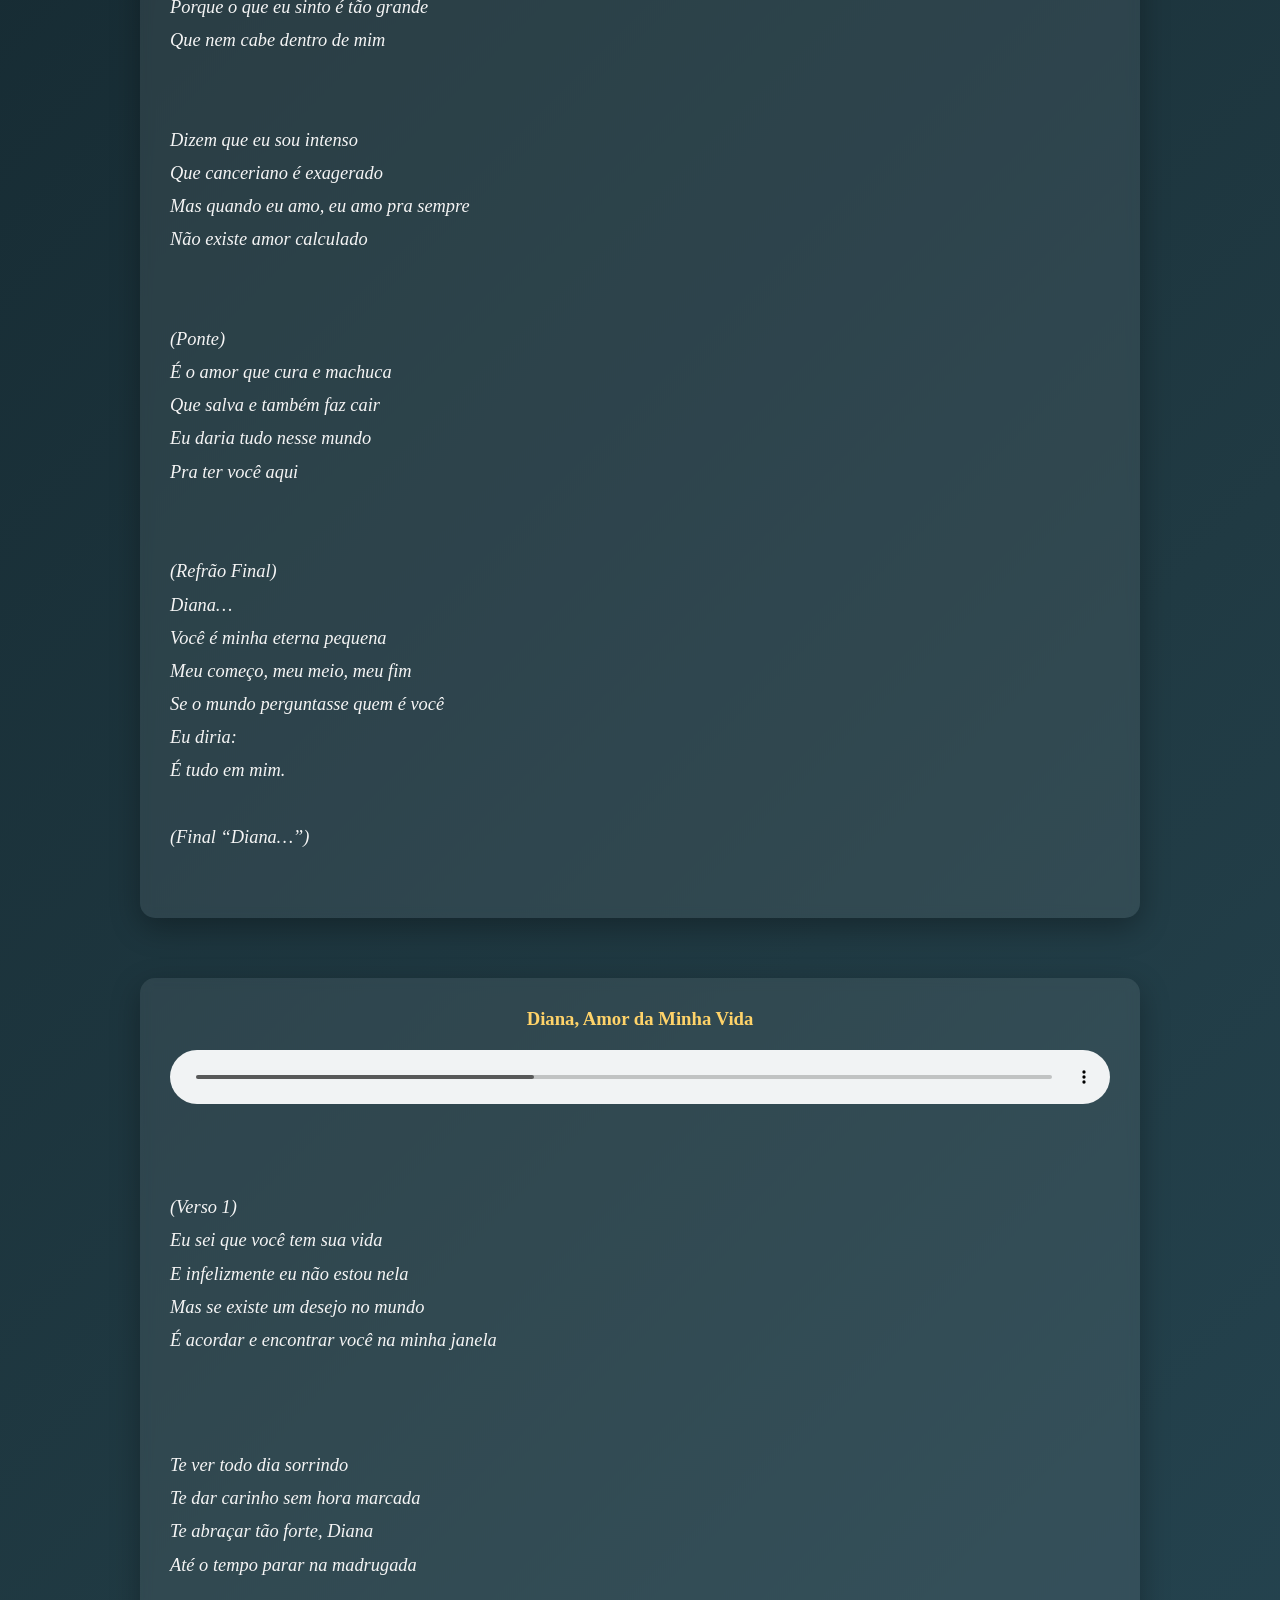
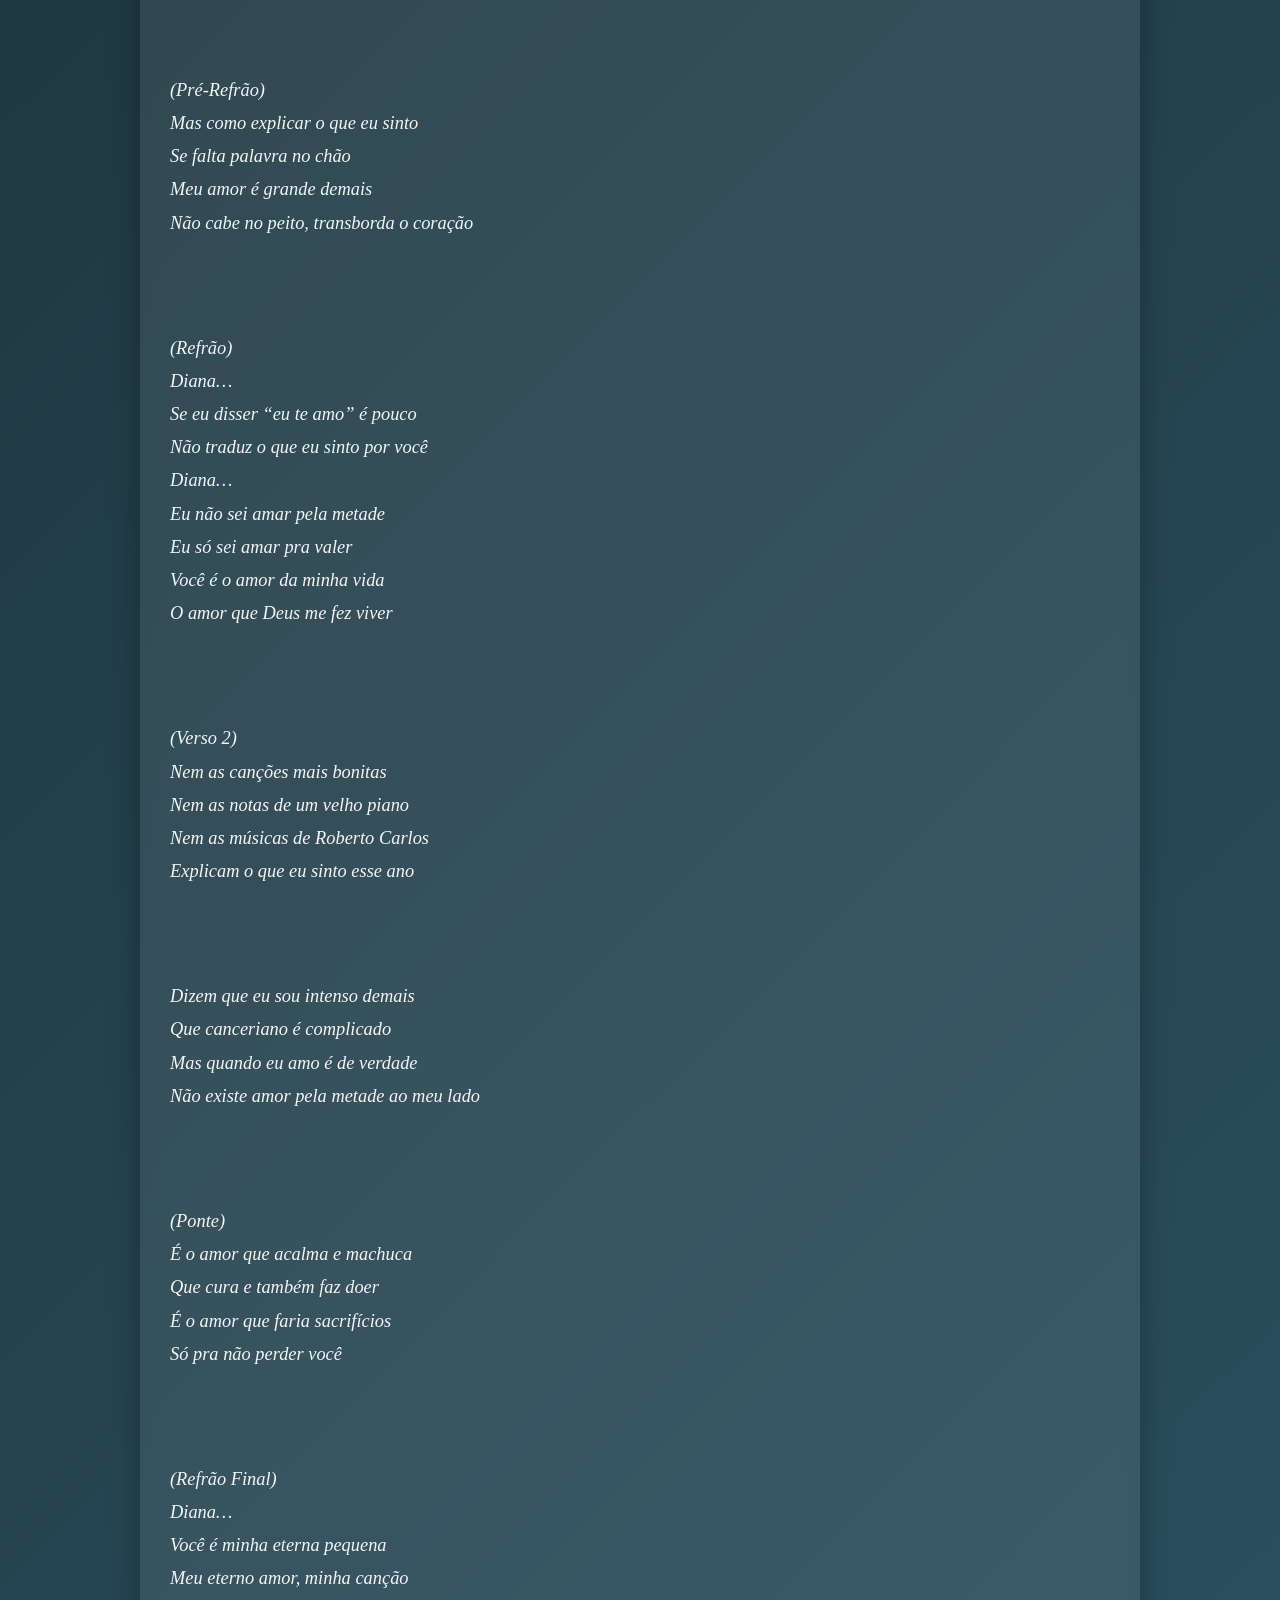
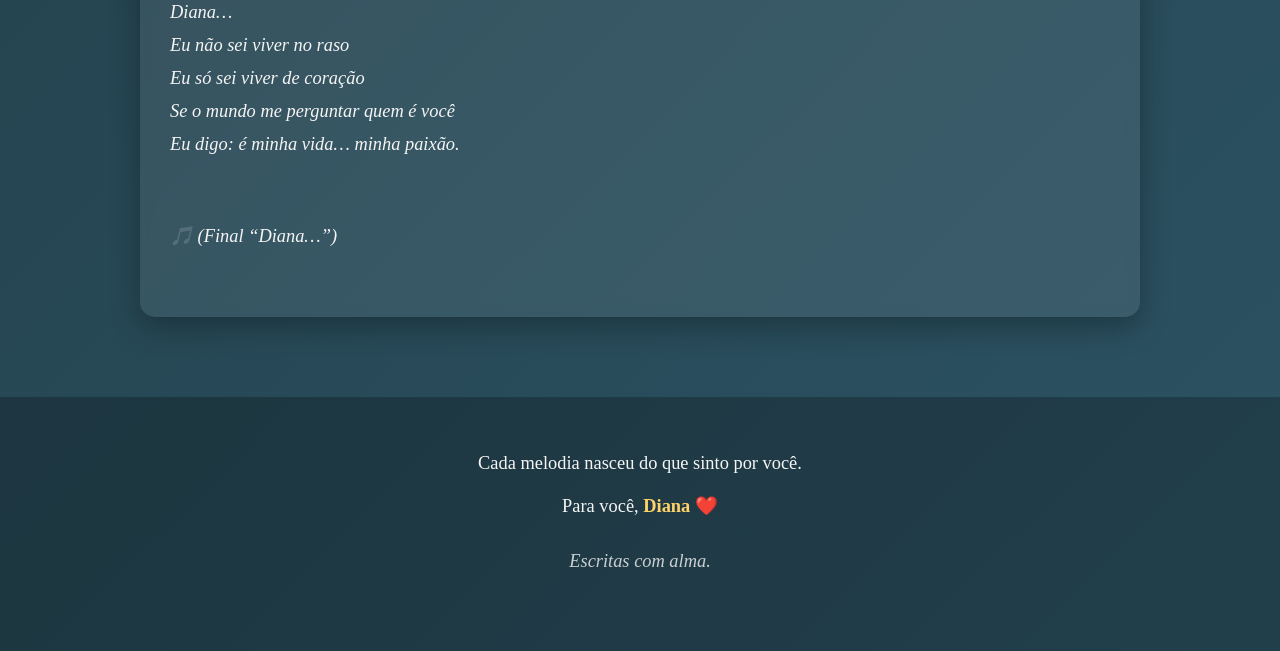
<file: musica_autorais.html>
<!DOCTYPE html>
<html lang="pt-BR">
<head>
<meta charset="UTF-8">
<title>Músicas Autorais</title>
<meta name="viewport" content="width=device-width, initial-scale=1.0">
<link rel="stylesheet" href="style.css">
</head>

<body class="musicas-page">

<nav class="nav">
    <div class="container nav-content">
        <a href="index.html">Declaração</a>
        <a href="cartas.html">Cartas</a>
        <a href="cartas-digitalizadas.html">Cartas Escritas</a>
        <a href="fotos.html">Fotos</a>
        <a href="videos.html">Músicas</a>
        <a href="musicas-autorais.html">Minhas Músicas</a>
    </div>
</nav>

<section class="section">
<div class="container">

<h2 class="title">Músicas que escrevi para você 🎼</h2>

<!-- MÚSICA 1 -->
<div class="musica-box">

    <h3 class="musica-titulo">“Diana”</h3>

    <audio controls class="player">
        <source src="audio/“Diana”.mp3" type="audio/mpeg">
        Seu navegador não suporta áudio.
    </audio>

    <div class="letra">
<p>
    (Verso 1)
    Eu sei… você tem sua vida
    E eu já não faço parte dela
    Mas todo dia eu acordo
    Procurando você na minha janela
</p>
<p>
    A casa ficou tão vazia
    O silêncio grita seu nome
    E a saudade me abraça à noite
    E é no escuro que ela me consome
</p>
<p>
    (Pré-Refrão)
    Eu queria te ver todo dia
    Te dar colo, carinho, calor
    Mas como explicar, Diana
    O tamanho do meu amor?
</p>
<p>
    (Refrão)
    Diana…
    Se eu disser “eu te amo” é pouco
    É pequeno demais pra explicar
    Diana…
    Eu não sei amar pela metade
    Eu só sei me entregar
    Você é o amor da minha vida
    E dói demais não poder te abraçar
</p>
<p>
    (Verso 2)
    Nem as músicas de Roberto Carlos
    Conseguem falar por mim
    Porque o que eu sinto é tão grande
    Que nem cabe dentro de mim
</p>
<p>
    Dizem que eu sou intenso
    Que canceriano é exagerado
    Mas quando eu amo, eu amo pra sempre
    Não existe amor calculado
</p>
<p>
    (Ponte)
    É o amor que cura e machuca
    Que salva e também faz cair
    Eu daria tudo nesse mundo
    Pra ter você aqui
</p>
<p>
    (Refrão Final)
    Diana…
    Você é minha eterna pequena
    Meu começo, meu meio, meu fim
    Se o mundo perguntasse quem é você
    Eu diria:
    É tudo em mim.
</p>
<p>(Final “Diana…”)</p>
    </div>

</div>

<!-- MÚSICA 2 -->
<div class="musica-box">

    <h3 class="musica-titulo">Diana, Amor da Minha Vida</h3>

    <audio controls class="player">
        <source src="audio/Diana, Amor da Minha Vida (verso 1) menos carregada.mp3" type="audio/mpeg">
    </audio>

    <div class="letra">
<p>
    (Verso 1)
    Eu sei que você tem sua vida
    E infelizmente eu não estou nela
    Mas se existe um desejo no mundo
    É acordar e encontrar você na minha janela
</p>

<p>
    Te ver todo dia sorrindo
    Te dar carinho sem hora marcada
    Te abraçar tão forte, Diana
    Até o tempo parar na madrugada
</p>

<p>
    (Pré-Refrão)
    Mas como explicar o que eu sinto
    Se falta palavra no chão
    Meu amor é grande demais
    Não cabe no peito, transborda o coração
</p>

<p>
    (Refrão)
    Diana…
    Se eu disser “eu te amo” é pouco
    Não traduz o que eu sinto por você
    Diana…
    Eu não sei amar pela metade
    Eu só sei amar pra valer
    Você é o amor da minha vida
    O amor que Deus me fez viver
</p>

<p>
    (Verso 2)
    Nem as canções mais bonitas
    Nem as notas de um velho piano
    Nem as músicas de Roberto Carlos
    Explicam o que eu sinto esse ano
</p>

<p>
    Dizem que eu sou intenso demais
    Que canceriano é complicado
    Mas quando eu amo é de verdade
    Não existe amor pela metade ao meu lado
</p>

<p>
    (Ponte)
    É o amor que acalma e machuca
    Que cura e também faz doer
    É o amor que faria sacrifícios
    Só pra não perder você
</p>

<p>
    (Refrão Final)
    Diana…
    Você é minha eterna pequena
    Meu eterno amor, minha canção
    Diana…
    Eu não sei viver no raso
    Eu só sei viver de coração
    Se o mundo me perguntar quem é você
    Eu digo: é minha vida… minha paixão.
</p>

<p>🎵 (Final “Diana…”)</p>
    </div>

</div>

</div>
</section>

<footer class="footer">
    <div class="container footer-content">
        <p class="footer-text">
            Cada melodia nasceu do que sinto por você.
        </p>
        <p class="footer-heart">
            Para você, <strong>Diana</strong> ❤️
        </p>
        <p class="footer-signature">
            Escritas com alma.
        </p>
    </div>
</footer>

</body>
</html>
</file>
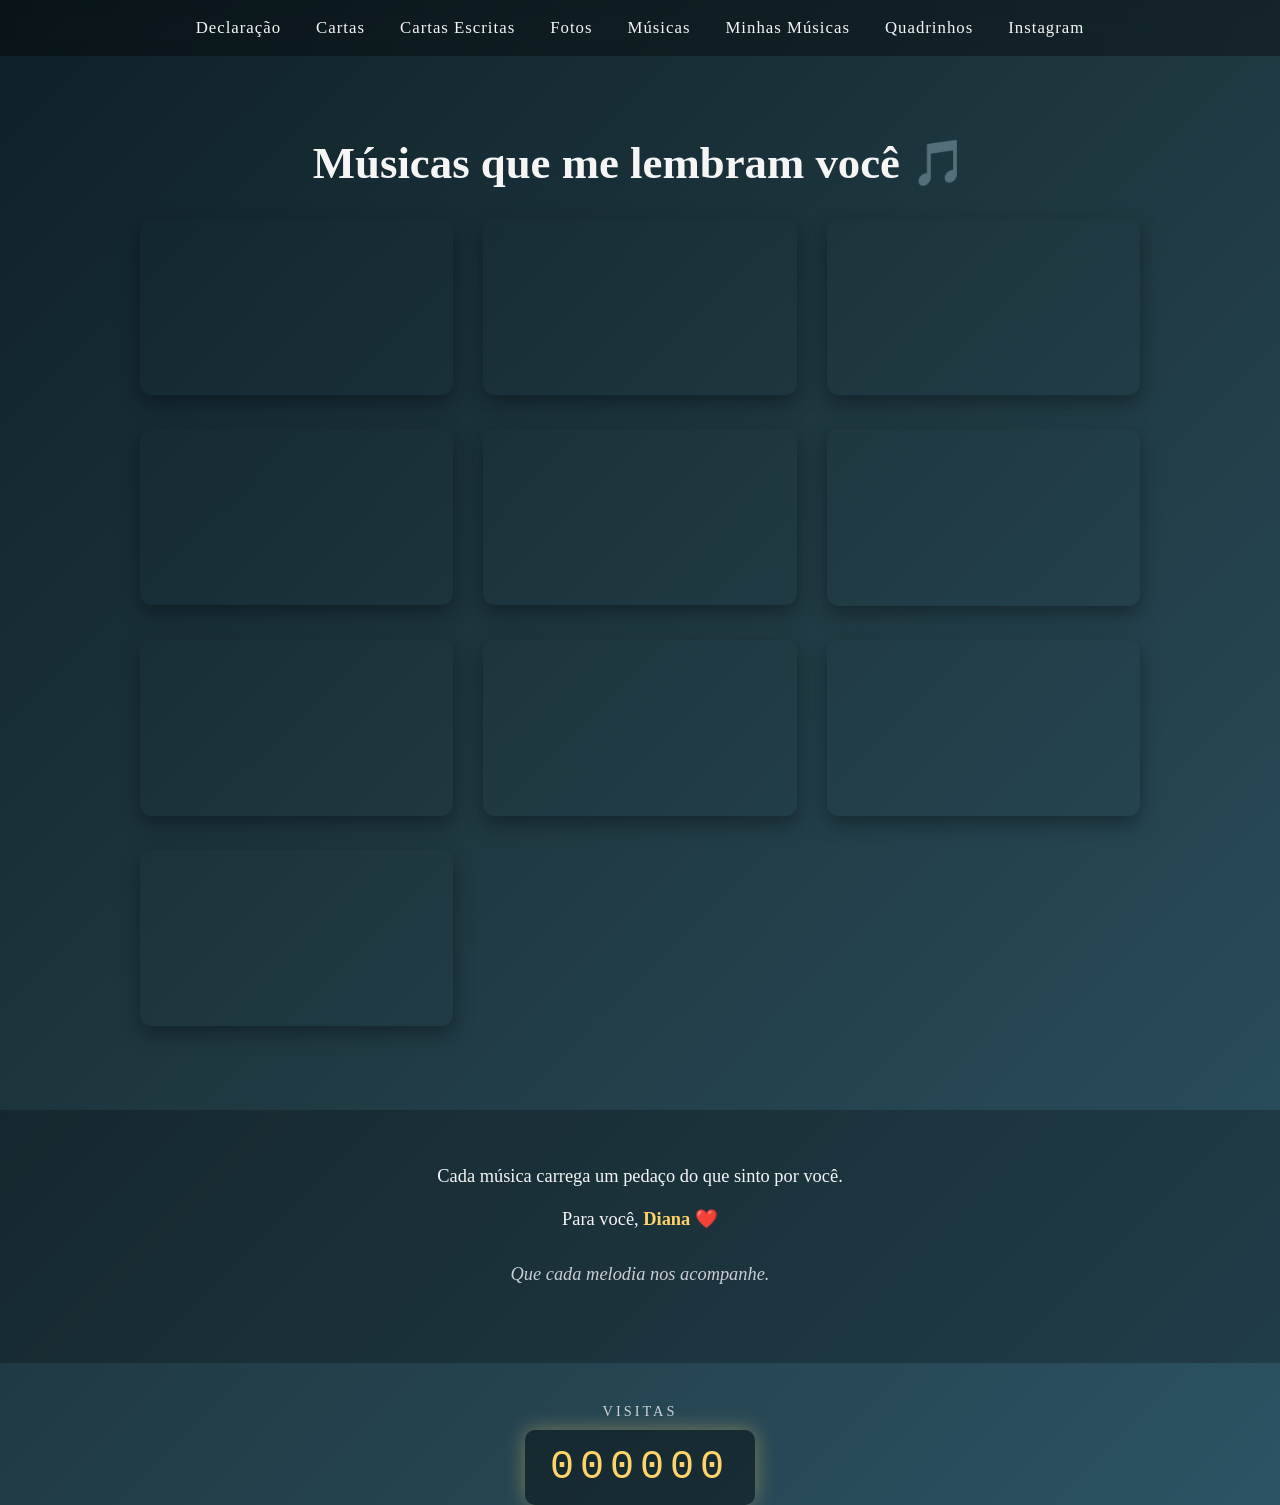
<file: videos.html>
<!DOCTYPE html>
<html lang="pt-BR">
<head>
<meta charset="UTF-8">
<title>Músicas</title>
<meta name="viewport" content="width=device-width, initial-scale=1.0">
<link rel="stylesheet" href="style.css">
</head>

<body class="videos-page">

<nav class="nav">
    <div class="container nav-content">
        <a href="index.html">Declaração</a>
        <a href="cartas.html">Cartas</a>
        <a href="cartas-digitalizadas.html">Cartas Escritas</a>
        <a href="fotos.html">Fotos</a>
        <a href="videos.html">Músicas</a>
        <a href="musicas-autorais.html">Minhas Músicas</a>
        <a href="quadrinhos-musicais.html">Quadrinhos</a>
        <a href="instagram-publicacoes.html">Instagram</a>
    </div>
</nav>

<section class="section videos">
    <div class="container">

        <h2 class="title">Músicas que me lembram você 🎵</h2>

        <div class="video-grid">

            <div class="video">
                <iframe src="https://www.youtube.com/embed/jTzoWCG6Zo8" allowfullscreen></iframe>
            </div>

            <div class="video">
                <iframe src="https://www.youtube.com/embed/eQvHHmiQ5Ko" allowfullscreen></iframe>
            </div>

            <div class="video">
                <iframe src="https://www.youtube.com/embed/bVnehbbwViw" allowfullscreen></iframe>
            </div>

            <div class="video">
                <iframe src="https://www.youtube.com/embed/cw1lJ0A90tI" allowfullscreen></iframe>
            </div>

            <div class="video">
                <iframe src="https://www.youtube.com/embed/kEXvE90XsfE" allowfullscreen></iframe>
            </div>

            <div class="video">
                <iframe src="https://www.youtube.com/embed/FUz0a2cl_RM" allowfullscreen></iframe>
            </div>

            <div class="video">
                <iframe src="https://www.youtube.com/embed/aOZtyyRQQQA" allowfullscreen></iframe>
            </div>

            <div class="video">
                <iframe src="https://www.youtube.com/embed/MO37-1KgcI4" allowfullscreen></iframe>
            </div>

            <div class="video">
                <iframe src="https://www.youtube.com/embed/VVKY1vP4ZAg" allowfullscreen></iframe>
            </div>

            <div class="video">
                <iframe src="https://www.youtube.com/embed/VndDRR2Q6zM" allowfullscreen></iframe>
            </div>

        </div>

    </div>
</section>

<footer class="footer">
    <div class="container footer-content">

        <p class="footer-text">
            Cada música carrega um pedaço do que sinto por você.
        </p>

        <p class="footer-heart">
            Para você, <strong>Diana</strong> ❤️
        </p>

        <p class="footer-signature">
            Que cada melodia nos acompanhe.
        </p>

    </div>
</footer>
<div class="contador-box">
    <div class="contador-label">VISITAS</div>
    <div id="contador-digital" class="contador-digital">000000</div>
</div>

<script src="contador.js"></script>
</body>
</html>
</file>
<file: style.css>
/* ================= RESET ================= */

*{
    margin:0;
    padding:0;
    box-sizing:border-box;
}

/* ================= BASE ================= */

body{
    font-family:'Georgia', serif;
    background: linear-gradient(135deg, #0f2027, #203a43, #2c5364);
    color:#f5f5f5;
    min-height:100vh;
    scroll-behavior:smooth;
}

/* ================= ESTRUTURA ================= */

.section{
    padding:80px 20px;
    display:flex;
    justify-content:center;
}

.container{
    max-width:1000px;
    width:100%;
    text-align:center;
}

/* ================= NAV ================= */

.nav{
    width:100%;
    padding:18px 0;
    background:rgba(0,0,0,0.35);
    backdrop-filter:blur(8px);
}

.nav-content{
    max-width:1000px;
    margin:0 auto;
    display:flex;
    justify-content:center;
    align-items:center;
    gap:35px;
    flex-wrap:wrap;
}

.nav a{
    color:#f5f5f5;
    text-decoration:none;
    font-size:1.05rem;
    letter-spacing:1px;
    position:relative;
    transition:0.3s;
}

.nav a::after{
    content:"";
    position:absolute;
    width:0;
    height:2px;
    background:#ffd369;
    left:0;
    bottom:-5px;
    transition:0.3s;
}

.nav a:hover::after{
    width:100%;
}

/* ================= TÍTULOS ================= */

.title{
    font-size:2.8rem;
    margin-bottom:30px;
}

.subtitle{
    margin-top:60px;
    margin-bottom:20px;
    color:#ffd369;
}

/* ================= TEXTOS ================= */

p{
    font-size:1.15rem;
    line-height:1.8;
    margin-bottom:22px;
}

.intro{
    margin-bottom:25px;
}

.intro.secondary{
    font-style:italic;
    opacity:0.85;
}

.highlight{
    color:#ffd369;
    font-style:italic;
}

.final{
    font-size:1.3rem;
    margin-top:40px;
}

/* ================= GRID PADRÃO (FOTOS / CARTAS / QUADRINHOS) ================= */

.fotos-grid,
.cartas-escritas-grid{
    display:grid;
    grid-template-columns:repeat(auto-fit,minmax(250px,1fr));
    gap:20px;
    margin-top:40px;
}

.fotos-grid img,
.carta-escrita img{
    width:100%;
    border-radius:14px;
    box-shadow:0 8px 25px rgba(0,0,0,0.4);
    transition:0.4s;
    cursor:pointer;
}

.fotos-grid img:hover,
.carta-escrita img:hover{
    transform:scale(1.05);
}

/* ================= CARTAS DIGITADAS ================= */

.cartas-grid{
    display:flex;
    flex-direction:column;
    gap:30px;
    margin-top:40px;
}

.carta{
    background:rgba(255,255,255,0.08);
    padding:30px;
    border-radius:14px;
    backdrop-filter:blur(6px);
    box-shadow:0 8px 25px rgba(0,0,0,0.3);
    max-width:700px;
    margin:0 auto;
}

.carta h3{
    color:#ffd369;
    margin-bottom:15px;
}

/* ================= VÍDEOS ================= */

.video-grid{
    display:grid;
    grid-template-columns:repeat(auto-fit,minmax(280px,1fr));
    gap:30px;
}

.video iframe{
    width:100%;
    aspect-ratio:16/9;
    border:none;
    border-radius:12px;
    box-shadow:0 8px 20px rgba(0,0,0,0.35);
}

/* ================= MÚSICAS AUTORAIS ================= */

.musica-box{
    margin-top:60px;
    padding:30px;
    background:rgba(255,255,255,0.08);
    border-radius:15px;
    backdrop-filter:blur(6px);
    box-shadow:0 10px 30px rgba(0,0,0,0.3);
}

.musica-titulo{
    margin-bottom:20px;
    color:#ffd369;
}

.player{
    width:100%;
    margin-bottom:25px;
}

.letra{
    text-align:left;
    line-height:1.6;
    font-style:italic;
    white-space:pre-line;
}

.letra p{
    margin-bottom:8px;
}

/* ================= AUTORIA ================= */

.autor-info{
    margin-top:15px;
    margin-bottom:40px;
    font-size:0.95rem;
    opacity:0.8;
    font-style:italic;
    max-width:700px;
    margin-left:auto;
    margin-right:auto;
}

/* ================= LIGHTBOX GLOBAL ================= */

.lightbox{
    display:none;
    position:fixed;
    top:0;
    left:0;
    width:100%;
    height:100%;
    background:rgba(0,0,0,0.95);
    justify-content:center;
    align-items:center;
    z-index:3000;
}

.lightbox img{
    max-width:95vw;
    max-height:95vh;
    object-fit:contain;
    border-radius:12px;
    transition:transform 0.3s ease;
    box-shadow:0 0 40px rgba(0,0,0,0.8);
}

/* ================= CONTADOR DIGITAL ================= */

.contador-box{
    margin-top:40px;
    text-align:center;
}

.contador-label{
    font-size:0.9rem;
    letter-spacing:3px;
    margin-bottom:10px;
    opacity:0.8;
}

.contador-digital{
    font-family:'Courier New', monospace;
    font-size:2.5rem;
    letter-spacing:6px;
    color:#ffd369;
    background:rgba(0,0,0,0.4);
    display:inline-block;
    padding:15px 25px;
    border-radius:10px;
    box-shadow:0 0 20px rgba(255,211,105,0.4);
}

/* ================= FOOTER ================= */

.footer{
    background:rgba(0,0,0,0.25);
    padding:50px 20px;
}

.footer-content{
    max-width:900px;
    margin:0 auto;
    text-align:center;
}

.footer-text{
    margin-bottom:10px;
}

.footer-heart strong{
    color:#ffd369;
}

.footer-signature{
    font-style:italic;
    opacity:0.8;
}

/* ================= RESPONSIVO ================= */

@media(max-width:600px){

    .title{
        font-size:2.2rem;
    }

    p{
        font-size:1.05rem;
    }

    .nav-content{
        gap:20px;
    }

    .contador-digital{
        font-size:1.8rem;
    }
}
</file>
